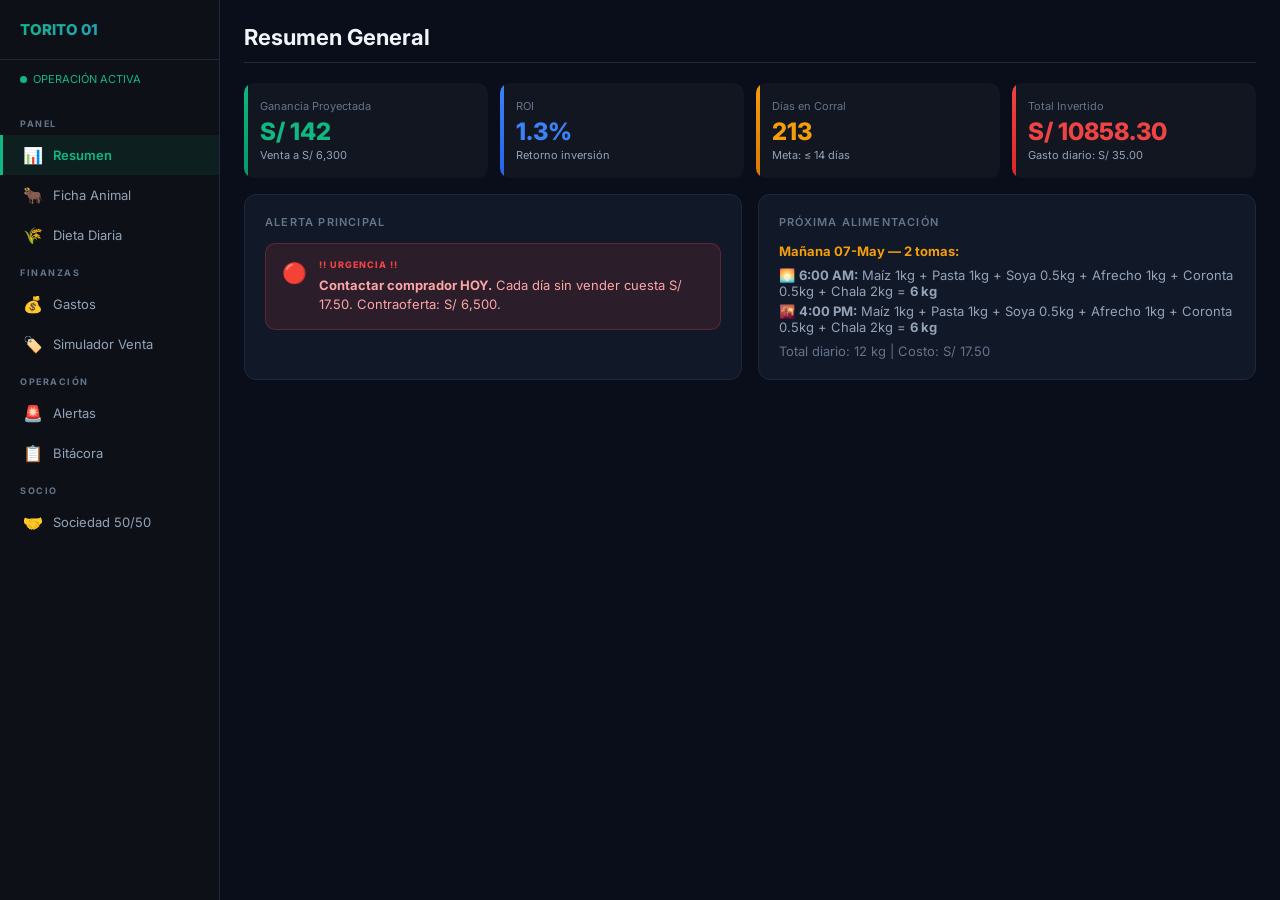
<file: index.html>
<!DOCTYPE html>
<html lang="es">
<head>
<meta charset="UTF-8">
<meta name="viewport" content="width=device-width, initial-scale=1.0">
<title>Operación Torito 01</title>
<link href="https://fonts.googleapis.com/css2?family=Inter:wght@300;400;500;600;700;800&display=swap" rel="stylesheet">
<link rel="stylesheet" href="styles.css">
</head>
<body>

<div class="mobile-header">
    <button class="menu-toggle" onclick="toggleMenu()">☰</button>
    <div class="sidebar-logo" style="margin-bottom:0; border:none; padding:0">TORITO 01</div>
</div>

<div class="sidebar" id="sidebar">
    <div class="sidebar-logo">TORITO 01</div>
    <div class="sidebar-status"><div class="dot"></div>OPERACIÓN ACTIVA</div>
    <div class="nav-section">Panel</div>
    <div class="nav-item active" data-page="resumen" onclick="showPage('resumen')"><span class="nav-icon">📊</span>Resumen</div>
    <div class="nav-item" data-page="animal" onclick="showPage('animal')"><span class="nav-icon">🐂</span>Ficha Animal</div>
    <div class="nav-item" data-page="dieta" onclick="showPage('dieta')"><span class="nav-icon">🌾</span>Dieta Diaria</div>
    <div class="nav-section">Finanzas</div>
    <div class="nav-item" data-page="gastos" onclick="showPage('gastos')"><span class="nav-icon">💰</span>Gastos</div>
    <div class="nav-item" data-page="venta" onclick="showPage('venta')"><span class="nav-icon">🏷️</span>Simulador Venta</div>
    <div class="nav-section">Operación</div>
    <div class="nav-item" data-page="alertas" onclick="showPage('alertas')"><span class="nav-icon">🚨</span>Alertas</div>
    <div class="nav-item" data-page="bitacora" onclick="showPage('bitacora')"><span class="nav-icon">📋</span>Bitácora</div>
    <div class="nav-section">Socio</div>
    <div class="nav-item" data-page="socio" onclick="showPage('socio')"><span class="nav-icon">🤝</span>Sociedad 50/50</div>
</div>

<div class="main">

<!-- ===== RESUMEN ===== -->
<div id="resumen" class="page active">
    <div class="page-title">Resumen General</div>
    <div class="grid-4">
        <div class="kpi g"><div class="kpi-label">Ganancia Proyectada</div><div class="kpi-value" id="kpiGanancia">S/ 1,699</div><div class="kpi-sub">Venta a S/ 6,300</div></div>
        <div class="kpi b"><div class="kpi-label">ROI</div><div class="kpi-value" id="kpiRoi">36.9%</div><div class="kpi-sub">Retorno inversión</div></div>
        <div class="kpi a"><div class="kpi-label">Días en Corral</div><div class="kpi-value" id="kpiDias">1</div><div class="kpi-sub">Meta: ≤ 14 días</div></div>
        <div class="kpi r"><div class="kpi-label">Total Invertido</div><div class="kpi-value" id="kpiInversion">S/ 8,681.30</div><div class="kpi-sub">Gasto diario: S/ 35.00</div></div>
    </div>
    <div class="grid-2" style="margin-top:16px">
        <div class="card">
            <div class="card-title">Alerta Principal</div>
            <div class="alert urg"><div class="alert-icon">🔴</div><div><div class="alert-tag">!! URGENCIA !!</div><strong>Contactar comprador HOY.</strong> Cada día sin vender cuesta S/ 17.50. Contraoferta: S/ 6,500.</div></div>
        </div>
        <div class="card">
            <div class="card-title">Próxima Alimentación</div>
            <div style="font-size:13px;color:var(--text2)">
                <p><strong style="color:var(--amber)">Mañana 07-May — 2 tomas:</strong></p>
                <p style="margin-top:8px">🌅 <strong>6:00 AM:</strong> Maíz 1kg + Pasta 1kg + Soya 0.5kg + Afrecho 1kg + Coronta 0.5kg + Chala 2kg = <strong>6 kg</strong></p>
                <p style="margin-top:4px">🌇 <strong>4:00 PM:</strong> Maíz 1kg + Pasta 1kg + Soya 0.5kg + Afrecho 1kg + Coronta 0.5kg + Chala 2kg = <strong>6 kg</strong></p>
                <p style="margin-top:8px;color:var(--muted)">Total diario: 12 kg | Costo: S/ 17.50</p>
            </div>
        </div>
    </div>
</div>

<!-- ===== FICHA ANIMAL ===== -->
<div id="animal" class="page">
    <div class="page-title">Ficha de los Animales</div>
    
    <!-- LOTE 01: EL LÍDER -->
    <div class="card" style="margin-bottom:24px; border-top:4px solid var(--green)">
        <div class="card-title" style="color:var(--green)">LOTE 01: Torete Líder (Holstein Rojo)</div>
        <div class="animal-grid">
            <div>
                <img src="frame_q1.jpg" class="animal-photo" onclick="openModal(this.src)">
            </div>
            <div>
                <div class="spec-grid">
                    <div class="spec"><div class="spec-label">Raza</div><div class="spec-value">Holstein Rojo × Criollo</div></div>
                    <div class="spec"><div class="spec-label">Edad</div><div class="spec-value">18-20 meses</div></div>
                    <div class="spec"><div class="spec-label">Peso Est.</div><div class="spec-value">320 kg</div></div>
                    <div class="spec"><div class="spec-label">Estado</div><div class="spec-value">Engorde Avanzado</div></div>
                </div>
                <div style="margin-top:12px; font-size:13px; color:var(--text2)">
                    <p>• Pelaje colorado intenso con manchas blancas.</p>
                    <p>• Animal dócil, adaptado 100% al corral y dieta.</p>
                </div>
            </div>
        </div>
    </div>

    <!-- LOTE 02: LOS NUEVOS -->
    <div class="card" style="border-top:4px solid var(--amber)">
        <div class="card-title" style="color:var(--amber)">LOTE 02: 3 Toritos Flacos (Nuevos Ingresos)</div>
        <div class="animal-grid">
            <div>
                <img src="lote02_1.jpg" class="animal-photo" onclick="openModal(this.src)">
            </div>
            <div>
                <div class="spec-grid">
                    <div class="spec"><div class="spec-label">Cantidad</div><div class="spec-value">3 Unidades</div></div>
                    <div class="spec"><div class="spec-label">Raza</div><div class="spec-value">Holstein Colorado/Negro</div></div>
                    <div class="spec"><div class="spec-label">Peso Prom.</div><div class="spec-value">260 kg c/u</div></div>
                    <div class="spec"><div class="spec-label">Condición</div><div class="spec-value">2.0 - 2.5 (Flacos)</div></div>
                </div>
                <div style="margin-top:12px; font-size:13px; color:var(--text2)">
                    <p>• Comprados el 07-May para optimizar la rotación.</p>
                    <p>• Requieren desparasitación y dieta de inicio para ganar volumen rápido.</p>
                    <p>• Identificados en videos: <em>potencial 03</em>.</p>
                </div>
            </div>
        </div>
    </div>

    <div class="card" style="margin-top:24px; background:rgba(0,0,0,0.2)">
        <div class="card-title">Resumen de Manejo del Corral</div>
        <ul style="font-size:13px;color:var(--text2);padding-left:16px;line-height:2">
            <li><strong>Capacidad actual:</strong> 4 toritos.</li>
            <li><strong>Insumos:</strong> Agua fresca 24/7 (Tanque IBC) y dieta de S/ 35 diarios para el grupo.</li>
            <li><strong>Infraestructura:</strong> Corral rústico de adobe y pallets de madera.</li>
        </ul>
    </div>
</div>

<!-- ===== DIETA ===== -->
<div id="dieta" class="page">
    <div class="page-title">Plan de Alimentación Diaria</div>
    <div class="card">
        <div class="card-title">Dieta Optimizada A — 12 kg/día (2 tomas)</div>
        <div class="feed-schedule">
            <div class="feed-time">
                <div class="feed-time-label">🌅 MAÑANA — 6:00 AM (6 kg)</div>
                <div class="feed-item"><span>Maíz Molido (Polvillo)</span><span class="feed-kg">1.0 kg</span></div>
                <div class="feed-item"><span>Pasta (Concentrado)</span><span class="feed-kg">1.0 kg</span></div>
                <div class="feed-item"><span>Soya</span><span class="feed-kg">0.5 kg</span></div>
                <div class="feed-item"><span>Afrecho</span><span class="feed-kg">1.0 kg</span></div>
                <div class="feed-item"><span>Coronta Molida</span><span class="feed-kg">0.5 kg</span></div>
                <div class="feed-item"><span>Chala (Forraje)</span><span class="feed-kg">2.0 kg</span></div>
            </div>
            <div class="feed-time">
                <div class="feed-time-label">🌇 TARDE — 4:00 PM (6 kg)</div>
                <div class="feed-item"><span>Maíz Molido (Polvillo)</span><span class="feed-kg">1.0 kg</span></div>
                <div class="feed-item"><span>Pasta (Concentrado)</span><span class="feed-kg">1.0 kg</span></div>
                <div class="feed-item"><span>Soya</span><span class="feed-kg">0.5 kg</span></div>
                <div class="feed-item"><span>Afrecho</span><span class="feed-kg">1.0 kg</span></div>
                <div class="feed-item"><span>Coronta Molida</span><span class="feed-kg">0.5 kg</span></div>
                <div class="feed-item"><span>Chala (Forraje)</span><span class="feed-kg">2.0 kg</span></div>
            </div>
        </div>
    </div>
    <div class="grid-2">
        <div class="card">
            <div class="card-title">Composición Nutricional</div>
            <table>
                <tr><th>Insumo</th><th>Kg/día</th><th>Precio/kg</th><th style="text-align:right">Costo/día</th></tr>
                <tr><td>Maíz Molido</td><td>2.0</td><td>S/ 1.90</td><td class="amt">S/ 3.80</td></tr>
                <tr><td>Pasta (Concentrado)</td><td>2.0</td><td>S/ 2.20*</td><td class="amt">S/ 4.40</td></tr>
                <tr><td>Soya</td><td>1.0</td><td>S/ 3.50*</td><td class="amt">S/ 3.50</td></tr>
                <tr><td>Afrecho</td><td>2.0</td><td>S/ 1.70</td><td class="amt">S/ 3.40</td></tr>
                <tr><td>Coronta Molida</td><td>1.0</td><td>S/ 0.80*</td><td class="amt">S/ 0.80</td></tr>
                <tr><td>Chala (Forraje)</td><td>4.0</td><td>S/ 0.40*</td><td class="amt">S/ 1.60</td></tr>
                <tr class="tfoot-row"><td colspan="3" class="total" style="text-align:right"><strong>TOTAL DIARIO</strong></td><td class="amt total" style="color:var(--text)"><strong>S/ 17.50</strong></td></tr>
            </table>
            <p style="font-size:11px;color:var(--muted);margin-top:10px">(*) Precios estimados — confirmar con proveedor</p>
        </div>
        <div class="card">
            <div class="card-title">Notas Importantes</div>
            <div class="alert warn"><div class="alert-icon">🟡</div><div><div class="alert-tag">ALERTA</div><strong>La Soya (1 kg/día) NO se recorta.</strong> Es el único insumo que genera músculo. Sin ella el animal solo se "infla" con fibra.</div></div>
            <div class="alert info"><div class="alert-icon">🔵</div><div><div class="alert-tag">INFO</div><strong>Agua fresca disponible 24/7.</strong> Un torete de 300 kg necesita 30-40 litros de agua al día. Verificar tanque IBC.</div></div>
            <div class="alert ok"><div class="alert-icon">🟢</div><div><div class="alert-tag">AHORRO</div>Esta dieta ahorra <strong>S/ 96/mes</strong> vs. la receta original de 15 kg/día, manteniendo la misma calidad nutricional.</div></div>
        </div>
    </div>
</div>

<!-- ===== GASTOS ===== -->
<div id="gastos" class="page">
    <div class="page-title">Control de Gastos</div>
    <div class="card">
        <div class="card-title">Gastos por Categoría</div>
        <div style="display:grid;grid-template-columns:repeat(5,1fr);gap:10px">
            <div class="kpi r"><div class="kpi-label">Compra</div><div class="kpi-value" id="catCompra" style="font-size:18px">S/ 7,500.00</div></div>
            <div class="kpi a"><div class="kpi-label">Transporte</div><div class="kpi-value" id="catTransporte" style="font-size:18px">S/ 150.00</div></div>
            <div class="kpi b"><div class="kpi-label">Alimentación</div><div class="kpi-value" id="catAlimentacion" style="font-size:18px">S/ 993.80</div></div>
            <div class="kpi g"><div class="kpi-label">Medicinas</div><div class="kpi-value" id="catMedicina" style="font-size:18px">S/ 0.00</div></div>
            <div class="kpi a"><div class="kpi-label">Otros</div><div class="kpi-value" id="catOtro" style="font-size:18px">S/ 37.50</div></div>
        </div>
    </div>
    <div class="card">
        <div class="card-title">Detalle de Gastos</div>
        <table>
            <thead><tr><th>Fecha</th><th>Concepto</th><th>Detalle</th><th style="text-align:right">Monto</th></tr></thead>
            <tbody id="expensesBody"></tbody>
            <tfoot><tr class="tfoot-row"><td colspan="3" class="total" style="text-align:right"><strong>TOTAL INVERTIDO</strong></td><td class="amt total" id="totalInvertido" style="font-size:16px;color:var(--text)">S/ 8,681.30</td></tr></tfoot>
        </table>
        <div class="add-form" style="grid-template-columns: 100px 1fr 1fr 100px 100px 100px; gap:8px">
            <div><label>Fecha</label><input type="text" id="addFecha" placeholder="9/5/26"></div>
            <div><label>Concepto</label><input type="text" id="addConcepto" placeholder="Ej: Soga"></div>
            <div><label>Detalle</label><input type="text" id="addDetalle" placeholder="Ej: Lasar"></div>
            <div><label>Monto (S/)</label><input type="number" id="addMonto" placeholder="0.00"></div>
            <div><label>Tipo</label><select id="addTipo"><option value="alimentacion">Alimentación</option><option value="medicina">Medicina</option><option value="transporte">Transporte</option><option value="otro">Otro</option></select></div>
            <div><label>&nbsp;</label><button class="btn btn-green" onclick="agregarGasto()">+ Agregar</button></div>
        </div>
    </div>
</div>

<!-- ===== SIMULADOR VENTA ===== -->
<div id="venta" class="page">
    <div class="page-title">Simulador de Venta</div>
    <div class="card">
        <div class="card-title">Calcula tu Ganancia</div>
        <div class="sim-grid">
            <div class="sim-group"><label>Precio de Venta (S/)</label><input type="number" id="precioVenta" value="6300" oninput="calcularVenta()"></div>
            <div class="sim-group"><label>Días Extra en Corral</label><input type="number" id="diasExtra" value="0" oninput="calcularVenta()"></div>
            <div class="sim-group"><label>Gastos Extra (S/)</label><input type="number" id="gastosExtra" value="0" oninput="calcularVenta()"></div>
            <div class="result-box" id="resultBox"><div class="result-label">Ganancia Neta</div><div class="result-value" id="resultGanancia">S/ 1,699.20</div><div class="result-roi" id="resultRoi">ROI: 36.9%</div></div>
        </div>
    </div>
    <div class="card">
        <div class="card-title">Escenarios de Salida</div>
        <table>
            <tr><th>Escenario</th><th>Venta</th><th>Gasto Alim.</th><th style="text-align:right">Ganancia</th><th style="text-align:right">ROI</th></tr>
            <tr><td class="total">Vender esta semana</td><td>S/ 6,300</td><td>~S/ 122</td><td class="amt" style="color:var(--green)">S/ 1,577</td><td class="amt" style="color:var(--green)">34%</td></tr>
            <tr><td>Contraoferta aceptada</td><td>S/ 6,500</td><td>~S/ 122</td><td class="amt" style="color:var(--green)">S/ 1,777</td><td class="amt" style="color:var(--green)">38%</td></tr>
            <tr><td>Venta en 2 semanas</td><td>S/ 6,300</td><td>~S/ 245</td><td class="amt" style="color:var(--amber)">S/ 1,454</td><td class="amt" style="color:var(--amber)">31%</td></tr>
            <tr><td>Engorde 1 mes</td><td>S/ 6,500</td><td>~S/ 525</td><td class="amt" style="color:var(--red)">S/ 1,374</td><td class="amt" style="color:var(--red)">28%</td></tr>
        </table>
    </div>
</div>

<!-- ===== ALERTAS ===== -->
<div id="alertas" class="page">
    <div class="page-title">Alertas y Recomendaciones</div>
    <div class="alert urg"><div class="alert-icon">🔴</div><div><div class="alert-tag">!! URGENCIA !!</div><strong>Contactar comprador HOY.</strong> Cada día sin vender cuesta S/ 17.50. Contraoferta: S/ 6,500. Si rechaza, cerrar en S/ 6,300 sin dudar.</div></div>
    <div class="alert urg"><div class="alert-icon">🔴</div><div><div class="alert-tag">!! URGENCIA !!</div><strong>Pesar al animal en báscula.</strong> El peso de ~300 kg es visual (±15% error). El precio justo de venta depende del peso real verificado.</div></div>
    <div class="alert warn"><div class="alert-icon">🟡</div><div><div class="alert-tag">!! ALERTA !!</div><strong>Confirmar precios de insumos.</strong> Soya (S/3.50), Pasta (S/2.20), Coronta (S/0.80) y Chala (S/0.40) son estimados. Verificar con proveedor local para ajustar costos reales.</div></div>
    <div class="alert warn"><div class="alert-icon">🟡</div><div><div class="alert-tag">!! ALERTA !!</div><strong>Dieta al 66% fibra.</strong> La receta original tiene demasiado relleno. Usar Dieta Optimizada A (12 kg/día) para mejor relación energía/fibra al 42%/58%.</div></div>
    <div class="alert info"><div class="alert-icon">🔵</div><div><div class="alert-tag">RECOMENDACIÓN</div><strong>Soya 1 kg/día NO se recorta jamás.</strong> Es el único insumo que garantiza desarrollo muscular. Sin ella, el animal solo se "infla" con fibra sin ganar carne.</div></div>
    <div class="alert info"><div class="alert-icon">🔵</div><div><div class="alert-tag">ESTRATEGIA</div><strong>Rotación > Engorde.</strong> 3 operaciones rápidas = S/ 5,100 de ganancia vs. 1 engorde de 3 meses = S/ 430. La ganancia está en la velocidad de rotación del capital.</div></div>
    <div class="alert ok"><div class="alert-icon">🟢</div><div><div class="alert-tag">POSITIVO</div><strong>Animal en buena condición.</strong> Dócil, sin signos de enfermedad. Condición corporal adecuada para venta inmediata.</div></div>
    <div class="alert ok"><div class="alert-icon">🟢</div><div><div class="alert-tag">POSITIVO</div><strong>Comprador identificado.</strong> Existe demanda real a S/ 6,300. El mercado de Ica cotiza a ~S/ 15/kg vivo, muy por encima del promedio nacional.</div></div>
</div>

<!-- ===== BITÁCORA ===== -->
<div id="bitacora" class="page">
    <div class="page-title">Bitácora de la Operación</div>
    <div class="card">
        <div class="card-title">Línea de Tiempo</div>
        <div class="timeline" id="timelineList">
            <!-- Se genera automáticamente con JS -->
        </div>
    </div>
</div>

<!-- ===== SOCIEDAD 50/50 ===== -->
<div id="socio" class="page">
    <div class="page-title">Panel del Socio (50/50)</div>
    
    <div class="grid-2">
        <div class="card" style="border-top: 4px solid var(--purple)">
            <div class="card-title">Propuesta de Inversión</div>
            <div style="font-size:13px; color:var(--text2); line-height:1.6">
                <p>• <strong>Objetivo:</strong> Engorde y rotación rápida de ganado vacuno en Ica.</p>
                <p>• <strong>Modelo:</strong> Repartición neta de utilidades al 50% para cada socio.</p>
                <p>• <strong>Transparencia:</strong> Todos los gastos de compra, flete y alimentación se descuentan del ingreso bruto antes de la repartición.</p>
            </div>
        </div>
        <div class="card" style="border-top: 4px solid var(--blue)">
            <div class="card-title">Resumen de Liquidación Proyectada</div>
            <div class="grid-2" style="gap:10px">
                <div class="kpi b"><div class="kpi-label">Ingreso Bruto Est.</div><div class="kpi-value" style="font-size:20px">S/ 11,000</div></div>
                <div class="kpi r"><div class="kpi-label">Inversión Total</div><div class="kpi-value" id="socioInversion" style="font-size:20px">S/ --</div></div>
            </div>
            <div class="kpi g" style="margin-top:10px">
                <div class="kpi-label">Utilidad Neta Total</div>
                <div class="kpi-value" id="socioUtilidad">S/ --</div>
            </div>
        </div>
    </div>

    <div class="grid-2" style="margin-top:16px">
        <div class="card">
            <div class="card-title">Proyección de Ventas (Precios Acordados)</div>
            <table>
                <tr><th>Producto</th><th>Cantidad</th><th>Precio Un.</th><th style="text-align:right">Subtotal</th></tr>
                <tr><td>Toro Grande (Lote 01)</td><td>1</td><td>S/ 6,500</td><td class="amt" style="color:var(--text)">S/ 6,500</td></tr>
                <tr><td>Toritos Flacos (Lote 02)</td><td>3</td><td>S/ 1,500</td><td class="amt" style="color:var(--text)">S/ 4,500</td></tr>
                <tr class="tfoot-row"><td colspan="3" class="total"><strong>TOTAL BRUTO</strong></td><td class="amt total" style="color:var(--blue)"><strong>S/ 11,000</strong></td></tr>
            </table>
        </div>
        <div class="card">
            <div class="card-title">Repartición por Socio (Neto)</div>
            <div style="padding: 20px; background: rgba(139, 92, 246, 0.1); border-radius: 12px; border: 1px dashed var(--purple); text-align: center;">
                <div style="font-size:12px; color:var(--muted); text-transform:uppercase; letter-spacing:1px">Cada Socio Recibe</div>
                <div id="socioPagoCadaUno" style="font-size:32px; font-weight:800; color:var(--purple); margin: 10px 0;">S/ --</div>
                <div style="font-size:11px; color:var(--text2)">Cálculo: (Venta Bruta - Gastos Totales) / 2</div>
            </div>
            <div id="balanceGlobal" style="margin-top:16px; font-size:12px; text-align:center">
                <!-- Se llena con JS -->
            </div>
        </div>
    </div>

    <div class="grid-2" style="margin-top:16px">
        <div class="card" style="border-top: 4px solid var(--amber)">
            <div class="card-title">Aportes y Fondo de Reserva</div>
            <table style="margin-bottom:12px">
                <tr><td>Inversión Actual Ejecutada</td><td class="amt" id="socioInvEjecutada">S/ --</td></tr>
                <tr><td>Fondo Reserva (1 Mes Alimento)</td><td class="amt" id="socioFondoReserva">S/ 1,050</td></tr>
                <tr class="tfoot-row"><td class="total">Total a Fondear</td><td class="amt total" id="socioTotalFondear" style="color:var(--amber)">S/ --</td></tr>
            </table>
            <div style="padding: 12px; background: rgba(245, 158, 11, 0.05); border-radius: 8px; border: 1px solid rgba(245, 158, 11, 0.2);">
                <div style="display:flex; justify-content:space-between; font-size:14px; font-weight:700">
                    <span>Aporte por Socio (50%)</span>
                    <span id="socioAporteCadaUno" style="color:var(--amber)">S/ --</span>
                </div>
                <p style="font-size:10px; color:var(--muted); margin-top:4px">* Incluye S/ 525 de reserva para alimento por socio.</p>
            </div>
        </div>
        <div class="card">
            <div class="card-title">Historial de Gastos Compartidos</div>
            <div id="socioListaGastos" style="max-height:150px; overflow-y:auto; font-size:12px; color:var(--text2)">
                <!-- Se llena con JS -->
            </div>
        </div>
    </div>

    <div class="grid-2" style="margin-top:16px">
        <div class="card" style="border-top: 4px solid var(--green)">
            <div class="card-title">Registro de Aportes Reales</div>
            <div class="add-form" style="grid-template-columns: 1fr 1fr 100px; gap:8px">
                <div><label>Socio</label><select id="aporteSocio"><option value="Socio A">Socio A (Tú)</option><option value="Socio B">Socio B (Socio)</option></select></div>
                <div><label>Monto (S/)</label><input type="number" id="aporteMonto" placeholder="0.00"></div>
                <div><label>&nbsp;</label><button class="btn btn-green" onclick="registrarAporte()">+ Registrar</button></div>
            </div>
            <div style="margin-top:16px">
                <div class="spec-grid" style="grid-template-columns: 1fr 1fr;">
                    <div class="spec" id="cardSocioA">
                        <div class="spec-label">Total Socio A</div>
                        <div class="spec-value" id="totalAporteA">S/ 0.00</div>
                        <div id="statusSocioA" style="font-size:10px; margin-top:4px"></div>
                    </div>
                    <div class="spec" id="cardSocioB">
                        <div class="spec-label">Total Socio B</div>
                        <div class="spec-value" id="totalAporteB">S/ 0.00</div>
                        <div id="statusSocioB" style="font-size:10px; margin-top:4px"></div>
                    </div>
                </div>
            </div>
        </div>
        <div class="card">
            <div class="card-title">Historial de Aportes</div>
            <div id="socioListaAportes" style="max-height:150px; overflow-y:auto; font-size:12px; color:var(--text2)">
                <!-- Se llena con JS -->
            </div>
        </div>
    </div>

    <div class="card" style="margin-top:16px">
        <div class="card-title">Avance de la Operación</div>
        <div class="alert info"><div class="alert-icon">📈</div><div><strong>Estado actual:</strong> 4 animales en corral. El Lote 01 está listo para salida. El Lote 02 ha iniciado su etapa de recuperación y engorde de bajo costo.</div></div>
    </div>
</div>

</div>

<!-- MODAL GLOBO -->
<div id="imageModal" class="modal" onclick="this.style.display='none'">
    <div class="modal-content">
        <img id="imgFull">
    </div>
</div>

<script src="app.js"></script>
<script>
function openModal(src) {
    const modal = document.getElementById('imageModal');
    const modalImg = document.getElementById('imgFull');
    modal.style.display = "flex";
    modalImg.src = src;
}
</script>
</body>
</html>
</file>
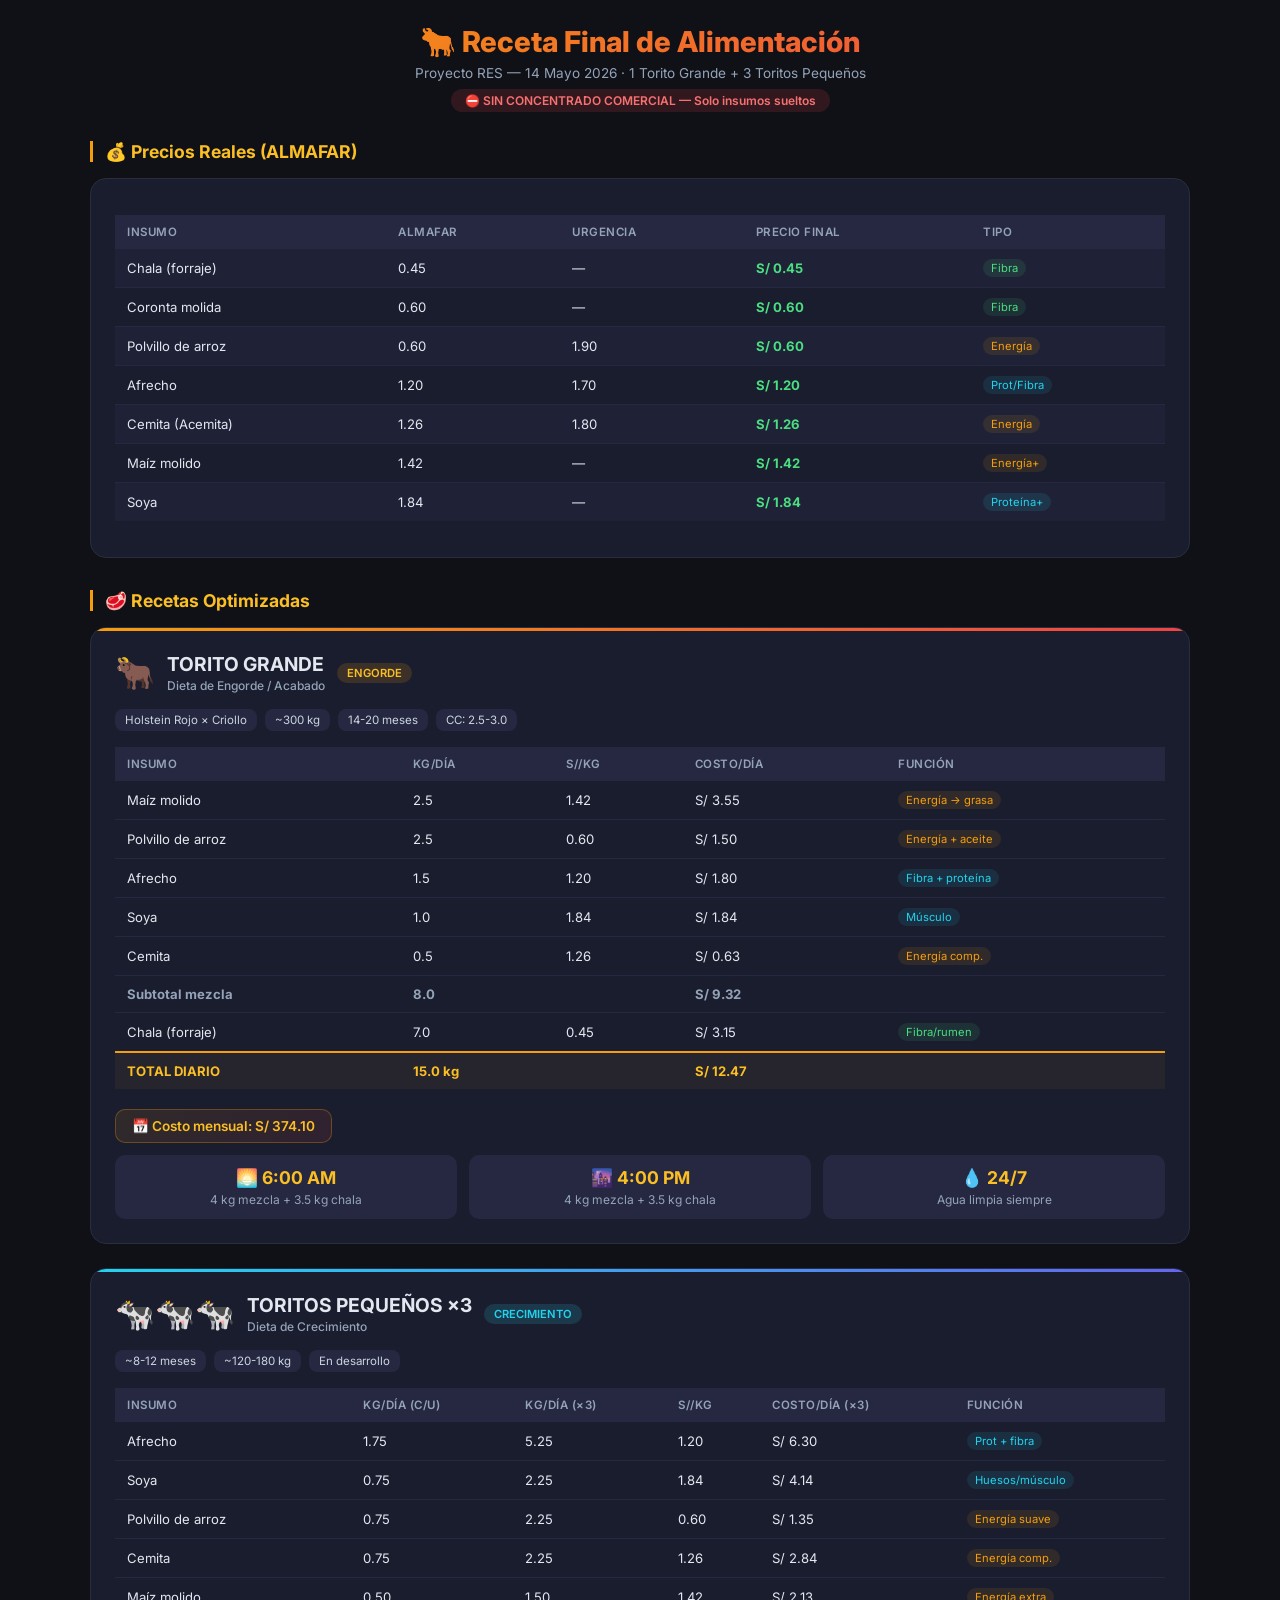
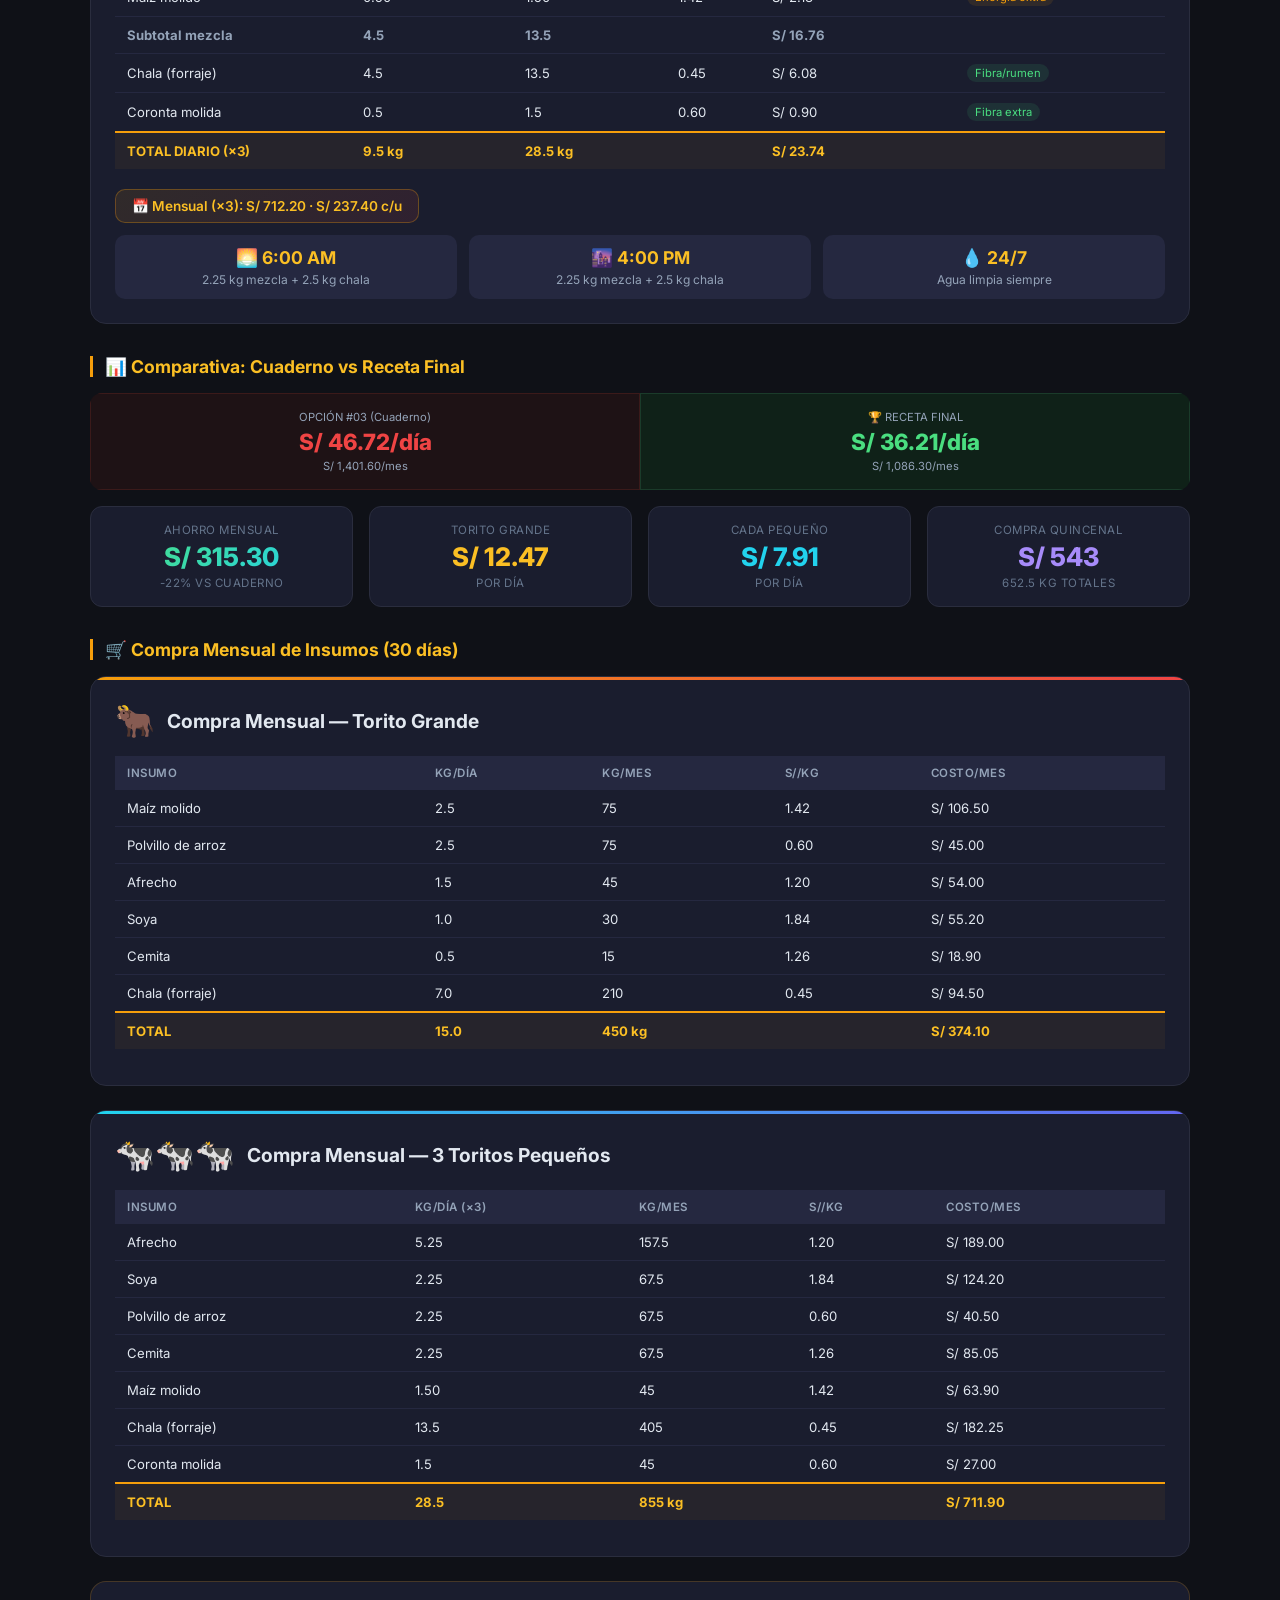
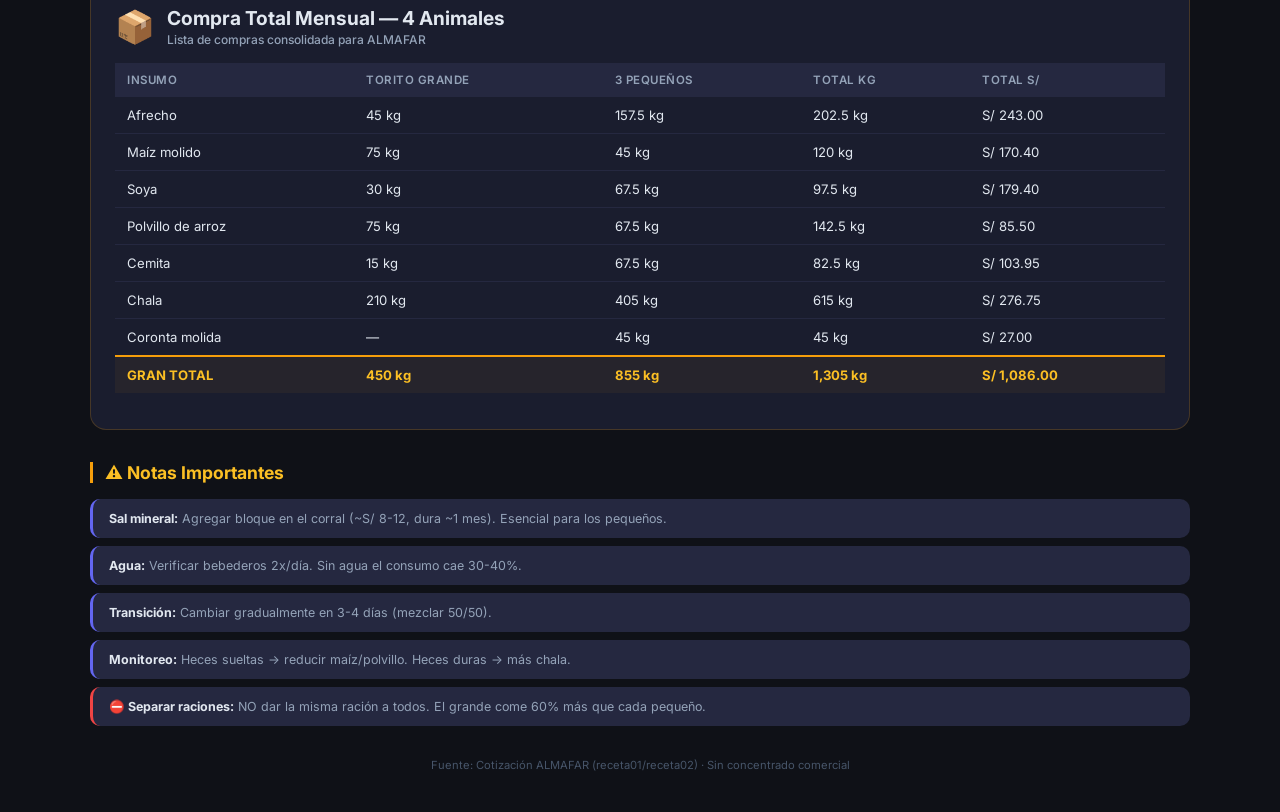
<file: alimento/index.html>
<!DOCTYPE html>
<html lang="es">
<head>
<meta charset="UTF-8">
<meta name="viewport" content="width=device-width, initial-scale=1.0">
<title>Receta Final — Proyecto RES</title>
<link href="https://fonts.googleapis.com/css2?family=Inter:wght@400;500;600;700;800&display=swap" rel="stylesheet">
<style>
*{margin:0;padding:0;box-sizing:border-box}
body{font-family:'Inter',sans-serif;background:#0f1117;color:#e2e8f0;min-height:100vh;padding:24px}
.container{max-width:1100px;margin:0 auto}
h1{font-size:1.8rem;font-weight:800;text-align:center;margin-bottom:6px;background:linear-gradient(135deg,#f59e0b,#ef4444);-webkit-background-clip:text;-webkit-text-fill-color:transparent}
.subtitle{text-align:center;color:#94a3b8;font-size:.85rem;margin-bottom:8px}
.no-conc{text-align:center;margin-bottom:28px}
.no-conc span{background:rgba(239,68,68,.15);color:#f87171;padding:4px 14px;border-radius:20px;font-size:.75rem;font-weight:600}
.section-title{font-size:1.1rem;font-weight:700;margin:32px 0 16px;padding-left:12px;border-left:3px solid #f59e0b;color:#fbbf24}
.card{background:#1a1d2e;border-radius:16px;padding:24px;margin-bottom:24px;border:1px solid #2a2d3e;position:relative;overflow:hidden}
.card::before{content:'';position:absolute;top:0;left:0;right:0;height:3px}
.card.grande::before{background:linear-gradient(90deg,#f59e0b,#ef4444)}
.card.peque::before{background:linear-gradient(90deg,#22d3ee,#6366f1)}
.card-header{display:flex;align-items:center;gap:12px;margin-bottom:16px;flex-wrap:wrap}
.card-header .icon{font-size:2rem}
.card-header h2{font-size:1.2rem;font-weight:700}
.card-header h2 span{font-size:.75rem;font-weight:500;color:#94a3b8;display:block;margin-top:2px}
.badge{display:inline-block;padding:3px 10px;border-radius:20px;font-size:.7rem;font-weight:600}
.badge.engorde{background:rgba(245,158,11,.15);color:#fbbf24}
.badge.crece{background:rgba(34,211,238,.15);color:#22d3ee}
.tags{display:flex;gap:8px;flex-wrap:wrap;margin-bottom:16px}
.tag{background:#252840;padding:4px 10px;border-radius:8px;font-size:.72rem;color:#cbd5e1}
table{width:100%;border-collapse:collapse;margin:12px 0;font-size:.82rem}
th{background:#252840;color:#94a3b8;font-weight:600;text-align:left;padding:10px 12px;font-size:.72rem;text-transform:uppercase;letter-spacing:.5px}
td{padding:10px 12px;border-bottom:1px solid #252840}
tr:last-child td{border-bottom:none}
tr.total-row td{font-weight:700;color:#fbbf24;border-top:2px solid #f59e0b;background:rgba(245,158,11,.05)}
tr.sub-row td{font-weight:600;color:#94a3b8;border-top:1px dashed #3a3d4e}
.func{font-size:.7rem;padding:2px 8px;border-radius:10px;display:inline-block}
.func.energy{color:#f59e0b;background:rgba(245,158,11,.1)}
.func.protein{color:#22d3ee;background:rgba(34,211,238,.1)}
.func.fiber{color:#4ade80;background:rgba(74,222,128,.1)}
.horario{display:grid;grid-template-columns:repeat(auto-fit,minmax(200px,1fr));gap:12px;margin-top:12px}
.horario-item{background:#252840;border-radius:10px;padding:12px;text-align:center}
.horario-item .time{font-size:1.1rem;font-weight:700;color:#fbbf24}
.horario-item p{font-size:.75rem;color:#94a3b8;margin-top:4px}
.cost-box{display:inline-block;background:linear-gradient(135deg,rgba(245,158,11,.1),rgba(239,68,68,.1));border:1px solid rgba(245,158,11,.3);border-radius:10px;padding:8px 16px;margin-top:8px;font-size:.85rem;font-weight:600;color:#fbbf24}
.summary-grid{display:grid;grid-template-columns:repeat(auto-fit,minmax(220px,1fr));gap:16px;margin:16px 0}
.summary-card{background:#1a1d2e;border-radius:12px;padding:16px;border:1px solid #2a2d3e;text-align:center}
.summary-card .val{font-size:1.6rem;font-weight:800;margin:4px 0}
.summary-card .val.save{background:linear-gradient(135deg,#4ade80,#22d3ee);-webkit-background-clip:text;-webkit-text-fill-color:transparent}
.summary-card .label{font-size:.72rem;color:#64748b;text-transform:uppercase;letter-spacing:.5px}
.compare{display:grid;grid-template-columns:1fr 1fr;gap:0;border-radius:12px;overflow:hidden;margin:16px 0}
.compare .old,.compare .new{padding:16px;text-align:center}
.compare .old{background:#1e1215;border:1px solid #3b1a1a}
.compare .new{background:#0f2118;border:1px solid #1a3b2a}
.compare .val{font-size:1.4rem;font-weight:800}
.compare .old .val{color:#ef4444}
.compare .new .val{color:#4ade80}
.compare .label{font-size:.7rem;color:#94a3b8;margin-bottom:4px}
.note{background:#252840;border-radius:10px;padding:12px 16px;margin:8px 0;font-size:.78rem;color:#94a3b8;border-left:3px solid #6366f1}
.note b{color:#e2e8f0}
.prices-table tr:nth-child(even){background:#1f2237}
.prices-table .best{color:#4ade80;font-weight:700}
@media(max-width:600px){body{padding:12px}h1{font-size:1.3rem}.card{padding:16px}table{font-size:.75rem}th,td{padding:8px 6px}}
</style>
</head>
<body>
<div class="container">
<h1>🐂 Receta Final de Alimentación</h1>
<p class="subtitle">Proyecto RES — 14 Mayo 2026 · 1 Torito Grande + 3 Toritos Pequeños</p>
<div class="no-conc"><span>⛔ SIN CONCENTRADO COMERCIAL — Solo insumos sueltos</span></div>

<!-- PRECIOS -->
<div class="section-title">💰 Precios Reales (ALMAFAR)</div>
<div class="card">
<table class="prices-table">
<tr><th>Insumo</th><th>ALMAFAR</th><th>Urgencia</th><th>Precio Final</th><th>Tipo</th></tr>
<tr><td>Chala (forraje)</td><td>0.45</td><td>—</td><td class="best">S/ 0.45</td><td><span class="func fiber">Fibra</span></td></tr>
<tr><td>Coronta molida</td><td>0.60</td><td>—</td><td class="best">S/ 0.60</td><td><span class="func fiber">Fibra</span></td></tr>
<tr><td>Polvillo de arroz</td><td>0.60</td><td>1.90</td><td class="best">S/ 0.60</td><td><span class="func energy">Energía</span></td></tr>
<tr><td>Afrecho</td><td>1.20</td><td>1.70</td><td class="best">S/ 1.20</td><td><span class="func protein">Prot/Fibra</span></td></tr>
<tr><td>Cemita (Acemita)</td><td>1.26</td><td>1.80</td><td class="best">S/ 1.26</td><td><span class="func energy">Energía</span></td></tr>
<tr><td>Maíz molido</td><td>1.42</td><td>—</td><td class="best">S/ 1.42</td><td><span class="func energy">Energía+</span></td></tr>
<tr><td>Soya</td><td>1.84</td><td>—</td><td class="best">S/ 1.84</td><td><span class="func protein">Proteína+</span></td></tr>
</table>
</div>

<!-- TORITO GRANDE -->
<div class="section-title">🥩 Recetas Optimizadas</div>
<div class="card grande">
<div class="card-header">
<div class="icon">🐂</div>
<h2>TORITO GRANDE <span>Dieta de Engorde / Acabado</span></h2>
<span class="badge engorde">ENGORDE</span>
</div>
<div class="tags">
<span class="tag">Holstein Rojo × Criollo</span>
<span class="tag">~300 kg</span>
<span class="tag">14-20 meses</span>
<span class="tag">CC: 2.5-3.0</span>
</div>
<table>
<tr><th>Insumo</th><th>Kg/día</th><th>S//kg</th><th>Costo/día</th><th>Función</th></tr>
<tr><td>Maíz molido</td><td>2.5</td><td>1.42</td><td>S/ 3.55</td><td><span class="func energy">Energía → grasa</span></td></tr>
<tr><td>Polvillo de arroz</td><td>2.5</td><td>0.60</td><td>S/ 1.50</td><td><span class="func energy">Energía + aceite</span></td></tr>
<tr><td>Afrecho</td><td>1.5</td><td>1.20</td><td>S/ 1.80</td><td><span class="func protein">Fibra + proteína</span></td></tr>
<tr><td>Soya</td><td>1.0</td><td>1.84</td><td>S/ 1.84</td><td><span class="func protein">Músculo</span></td></tr>
<tr><td>Cemita</td><td>0.5</td><td>1.26</td><td>S/ 0.63</td><td><span class="func energy">Energía comp.</span></td></tr>
<tr class="sub-row"><td><b>Subtotal mezcla</b></td><td><b>8.0</b></td><td></td><td><b>S/ 9.32</b></td><td></td></tr>
<tr><td>Chala (forraje)</td><td>7.0</td><td>0.45</td><td>S/ 3.15</td><td><span class="func fiber">Fibra/rumen</span></td></tr>
<tr class="total-row"><td>TOTAL DIARIO</td><td>15.0 kg</td><td></td><td>S/ 12.47</td><td></td></tr>
</table>
<div class="cost-box">📅 Costo mensual: S/ 374.10</div>
<div class="horario">
<div class="horario-item"><div class="time">🌅 6:00 AM</div><p>4 kg mezcla + 3.5 kg chala</p></div>
<div class="horario-item"><div class="time">🌆 4:00 PM</div><p>4 kg mezcla + 3.5 kg chala</p></div>
<div class="horario-item"><div class="time">💧 24/7</div><p>Agua limpia siempre</p></div>
</div>
</div>

<!-- TORITOS PEQUEÑOS -->
<div class="card peque">
<div class="card-header">
<div class="icon">🐄🐄🐄</div>
<h2>TORITOS PEQUEÑOS ×3 <span>Dieta de Crecimiento</span></h2>
<span class="badge crece">CRECIMIENTO</span>
</div>
<div class="tags">
<span class="tag">~8-12 meses</span>
<span class="tag">~120-180 kg</span>
<span class="tag">En desarrollo</span>
</div>
<table>
<tr><th>Insumo</th><th>Kg/día (c/u)</th><th>Kg/día (×3)</th><th>S//kg</th><th>Costo/día (×3)</th><th>Función</th></tr>
<tr><td>Afrecho</td><td>1.75</td><td>5.25</td><td>1.20</td><td>S/ 6.30</td><td><span class="func protein">Prot + fibra</span></td></tr>
<tr><td>Soya</td><td>0.75</td><td>2.25</td><td>1.84</td><td>S/ 4.14</td><td><span class="func protein">Huesos/músculo</span></td></tr>
<tr><td>Polvillo de arroz</td><td>0.75</td><td>2.25</td><td>0.60</td><td>S/ 1.35</td><td><span class="func energy">Energía suave</span></td></tr>
<tr><td>Cemita</td><td>0.75</td><td>2.25</td><td>1.26</td><td>S/ 2.84</td><td><span class="func energy">Energía comp.</span></td></tr>
<tr><td>Maíz molido</td><td>0.50</td><td>1.50</td><td>1.42</td><td>S/ 2.13</td><td><span class="func energy">Energía extra</span></td></tr>
<tr class="sub-row"><td><b>Subtotal mezcla</b></td><td><b>4.5</b></td><td><b>13.5</b></td><td></td><td><b>S/ 16.76</b></td><td></td></tr>
<tr><td>Chala (forraje)</td><td>4.5</td><td>13.5</td><td>0.45</td><td>S/ 6.08</td><td><span class="func fiber">Fibra/rumen</span></td></tr>
<tr><td>Coronta molida</td><td>0.5</td><td>1.5</td><td>0.60</td><td>S/ 0.90</td><td><span class="func fiber">Fibra extra</span></td></tr>
<tr class="total-row"><td>TOTAL DIARIO (×3)</td><td>9.5 kg</td><td>28.5 kg</td><td></td><td>S/ 23.74</td><td></td></tr>
</table>
<div class="cost-box">📅 Mensual (×3): S/ 712.20 · S/ 237.40 c/u</div>
<div class="horario">
<div class="horario-item"><div class="time">🌅 6:00 AM</div><p>2.25 kg mezcla + 2.5 kg chala</p></div>
<div class="horario-item"><div class="time">🌆 4:00 PM</div><p>2.25 kg mezcla + 2.5 kg chala</p></div>
<div class="horario-item"><div class="time">💧 24/7</div><p>Agua limpia siempre</p></div>
</div>
</div>

<!-- COMPARATIVA -->
<div class="section-title">📊 Comparativa: Cuaderno vs Receta Final</div>
<div class="compare">
<div class="old"><div class="label">OPCIÓN #03 (Cuaderno)</div><div class="val">S/ 46.72/día</div><p style="font-size:.7rem;color:#94a3b8;margin-top:4px">S/ 1,401.60/mes</p></div>
<div class="new"><div class="label">🏆 RECETA FINAL</div><div class="val">S/ 36.21/día</div><p style="font-size:.7rem;color:#94a3b8;margin-top:4px">S/ 1,086.30/mes</p></div>
</div>
<div class="summary-grid">
<div class="summary-card"><div class="label">Ahorro Mensual</div><div class="val save">S/ 315.30</div><div class="label">-22% vs cuaderno</div></div>
<div class="summary-card"><div class="label">Torito Grande</div><div class="val" style="color:#fbbf24">S/ 12.47</div><div class="label">por día</div></div>
<div class="summary-card"><div class="label">Cada Pequeño</div><div class="val" style="color:#22d3ee">S/ 7.91</div><div class="label">por día</div></div>
<div class="summary-card"><div class="label">Compra Quincenal</div><div class="val" style="color:#a78bfa">S/ 543</div><div class="label">652.5 kg totales</div></div>
</div>

<!-- COMPRAS MENSUALES DESGLOSADAS -->
<div class="section-title">🛒 Compra Mensual de Insumos (30 días)</div>

<!-- Torito Grande -->
<div class="card grande">
<div class="card-header">
<div class="icon">🐂</div>
<h2>Compra Mensual — Torito Grande</h2>
</div>
<table>
<tr><th>Insumo</th><th>Kg/día</th><th>Kg/mes</th><th>S//kg</th><th>Costo/mes</th></tr>
<tr><td>Maíz molido</td><td>2.5</td><td>75</td><td>1.42</td><td>S/ 106.50</td></tr>
<tr><td>Polvillo de arroz</td><td>2.5</td><td>75</td><td>0.60</td><td>S/ 45.00</td></tr>
<tr><td>Afrecho</td><td>1.5</td><td>45</td><td>1.20</td><td>S/ 54.00</td></tr>
<tr><td>Soya</td><td>1.0</td><td>30</td><td>1.84</td><td>S/ 55.20</td></tr>
<tr><td>Cemita</td><td>0.5</td><td>15</td><td>1.26</td><td>S/ 18.90</td></tr>
<tr><td>Chala (forraje)</td><td>7.0</td><td>210</td><td>0.45</td><td>S/ 94.50</td></tr>
<tr class="total-row"><td>TOTAL</td><td>15.0</td><td>450 kg</td><td></td><td>S/ 374.10</td></tr>
</table>
</div>

<!-- 3 Toritos Pequeños -->
<div class="card peque">
<div class="card-header">
<div class="icon">🐄🐄🐄</div>
<h2>Compra Mensual — 3 Toritos Pequeños</h2>
</div>
<table>
<tr><th>Insumo</th><th>Kg/día (×3)</th><th>Kg/mes</th><th>S//kg</th><th>Costo/mes</th></tr>
<tr><td>Afrecho</td><td>5.25</td><td>157.5</td><td>1.20</td><td>S/ 189.00</td></tr>
<tr><td>Soya</td><td>2.25</td><td>67.5</td><td>1.84</td><td>S/ 124.20</td></tr>
<tr><td>Polvillo de arroz</td><td>2.25</td><td>67.5</td><td>0.60</td><td>S/ 40.50</td></tr>
<tr><td>Cemita</td><td>2.25</td><td>67.5</td><td>1.26</td><td>S/ 85.05</td></tr>
<tr><td>Maíz molido</td><td>1.50</td><td>45</td><td>1.42</td><td>S/ 63.90</td></tr>
<tr><td>Chala (forraje)</td><td>13.5</td><td>405</td><td>0.45</td><td>S/ 182.25</td></tr>
<tr><td>Coronta molida</td><td>1.5</td><td>45</td><td>0.60</td><td>S/ 27.00</td></tr>
<tr class="total-row"><td>TOTAL</td><td>28.5</td><td>855 kg</td><td></td><td>S/ 711.90</td></tr>
</table>
</div>

<!-- TOTAL CONSOLIDADO -->
<div class="card" style="border-color:#f59e0b33">
<div class="card-header">
<div class="icon">📦</div>
<h2>Compra Total Mensual — 4 Animales <span>Lista de compras consolidada para ALMAFAR</span></h2>
</div>
<table>
<tr><th>Insumo</th><th>Torito Grande</th><th>3 Pequeños</th><th>Total Kg</th><th>Total S/</th></tr>
<tr><td>Afrecho</td><td>45 kg</td><td>157.5 kg</td><td>202.5 kg</td><td>S/ 243.00</td></tr>
<tr><td>Maíz molido</td><td>75 kg</td><td>45 kg</td><td>120 kg</td><td>S/ 170.40</td></tr>
<tr><td>Soya</td><td>30 kg</td><td>67.5 kg</td><td>97.5 kg</td><td>S/ 179.40</td></tr>
<tr><td>Polvillo de arroz</td><td>75 kg</td><td>67.5 kg</td><td>142.5 kg</td><td>S/ 85.50</td></tr>
<tr><td>Cemita</td><td>15 kg</td><td>67.5 kg</td><td>82.5 kg</td><td>S/ 103.95</td></tr>
<tr><td>Chala</td><td>210 kg</td><td>405 kg</td><td>615 kg</td><td>S/ 276.75</td></tr>
<tr><td>Coronta molida</td><td>—</td><td>45 kg</td><td>45 kg</td><td>S/ 27.00</td></tr>
<tr class="total-row"><td>GRAN TOTAL</td><td>450 kg</td><td>855 kg</td><td>1,305 kg</td><td>S/ 1,086.00</td></tr>
</table>
</div>

<!-- NOTAS -->
<div class="section-title">⚠️ Notas Importantes</div>
<div class="note"><b>Sal mineral:</b> Agregar bloque en el corral (~S/ 8-12, dura ~1 mes). Esencial para los pequeños.</div>
<div class="note"><b>Agua:</b> Verificar bebederos 2x/día. Sin agua el consumo cae 30-40%.</div>
<div class="note"><b>Transición:</b> Cambiar gradualmente en 3-4 días (mezclar 50/50).</div>
<div class="note"><b>Monitoreo:</b> Heces sueltas → reducir maíz/polvillo. Heces duras → más chala.</div>
<div class="note" style="border-left-color:#ef4444"><b>⛔ Separar raciones:</b> NO dar la misma ración a todos. El grande come 60% más que cada pequeño.</div>

<p style="text-align:center;color:#475569;font-size:.7rem;margin:32px 0 16px">Fuente: Cotización ALMAFAR (receta01/receta02) · Sin concentrado comercial</p>
</div>
</body>
</html>
</file>
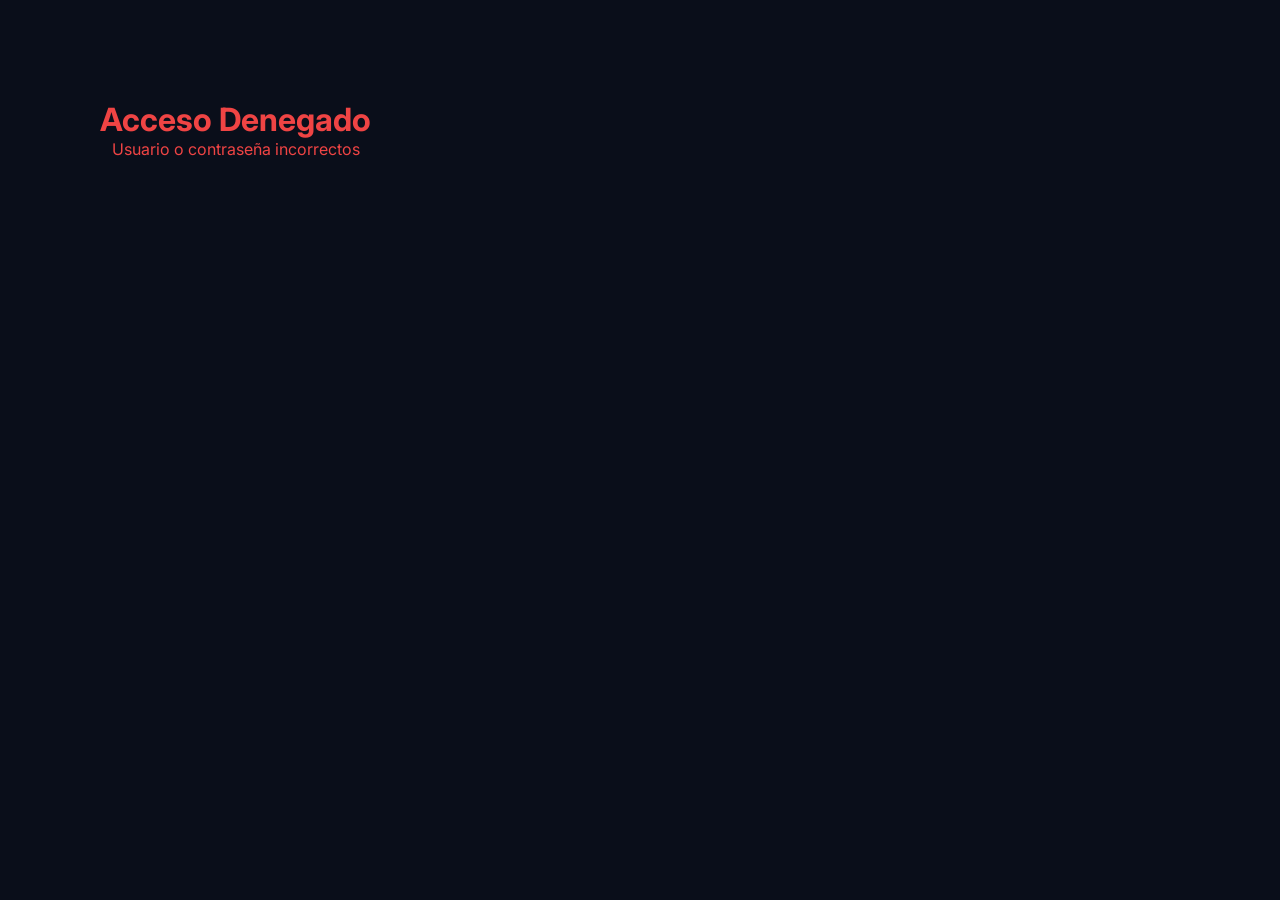
<file: site/admin/index.html>
<!DOCTYPE html>
<html lang="es">
<head>
<meta charset="UTF-8">
<meta name="viewport" content="width=device-width, initial-scale=1.0">
<title>Operación Torito 01</title>
<link href="https://fonts.googleapis.com/css2?family=Inter:wght@300;400;500;600;700;800&display=swap" rel="stylesheet">
<link rel="stylesheet" href="styles.css">
</head>
<body>

<div class="sidebar">
    <div class="sidebar-logo">TORITO 01</div>
    <div class="sidebar-status"><div class="dot"></div>OPERACIÓN ACTIVA</div>
    <div class="nav-section">Panel</div>
    <div class="nav-item active" data-page="resumen" onclick="showPage('resumen')"><span class="nav-icon">📊</span>Resumen</div>
    <div class="nav-item" data-page="animal" onclick="showPage('animal')"><span class="nav-icon">🐂</span>Ficha Animal</div>
    <div class="nav-item" data-page="dieta" onclick="showPage('dieta')"><span class="nav-icon">🌾</span>Dieta Diaria</div>
    <div class="nav-section">Finanzas</div>
    <div class="nav-item" data-page="gastos" onclick="showPage('gastos')"><span class="nav-icon">💰</span>Gastos</div>
    <div class="nav-item" data-page="venta" onclick="showPage('venta')"><span class="nav-icon">🏷️</span>Simulador Venta</div>
    <div class="nav-section">Operación</div>
    <div class="nav-item" data-page="alertas" onclick="showPage('alertas')"><span class="nav-icon">🚨</span>Alertas</div>
    <div class="nav-item" data-page="bitacora" onclick="showPage('bitacora')"><span class="nav-icon">📋</span>Bitácora</div>
</div>

<div class="main">

<!-- ===== RESUMEN ===== -->
<div id="resumen" class="page active">
    <div class="page-title">Resumen General</div>
    <div class="grid-4">
        <div class="kpi g"><div class="kpi-label">Ganancia Proyectada</div><div class="kpi-value" id="kpiGanancia">S/ 1,699</div><div class="kpi-sub">Venta a S/ 6,300</div></div>
        <div class="kpi b"><div class="kpi-label">ROI</div><div class="kpi-value" id="kpiRoi">36.9%</div><div class="kpi-sub">Retorno inversión</div></div>
        <div class="kpi a"><div class="kpi-label">Días en Corral</div><div class="kpi-value" id="kpiDias">1</div><div class="kpi-sub">Meta: ≤ 14 días</div></div>
        <div class="kpi r"><div class="kpi-label">Total Invertido</div><div class="kpi-value" id="kpiInversion">S/ 4,600.80</div><div class="kpi-sub">Gasto diario: S/ 17.50</div></div>
    </div>
    <div class="grid-2" style="margin-top:16px">
        <div class="card">
            <div class="card-title">Alerta Principal</div>
            <div class="alert urg"><div class="alert-icon">🔴</div><div><div class="alert-tag">!! URGENCIA !!</div><strong>Contactar comprador HOY.</strong> Cada día sin vender cuesta S/ 17.50. Contraoferta: S/ 6,500.</div></div>
        </div>
        <div class="card">
            <div class="card-title">Próxima Alimentación</div>
            <div style="font-size:13px;color:var(--text2)">
                <p><strong style="color:var(--amber)">Mañana 07-May — 2 tomas:</strong></p>
                <p style="margin-top:8px">🌅 <strong>6:00 AM:</strong> Maíz 1kg + Pasta 1kg + Soya 0.5kg + Afrecho 1kg + Coronta 0.5kg + Chala 2kg = <strong>6 kg</strong></p>
                <p style="margin-top:4px">🌇 <strong>4:00 PM:</strong> Maíz 1kg + Pasta 1kg + Soya 0.5kg + Afrecho 1kg + Coronta 0.5kg + Chala 2kg = <strong>6 kg</strong></p>
                <p style="margin-top:8px;color:var(--muted)">Total diario: 12 kg | Costo: S/ 17.50</p>
            </div>
        </div>
    </div>
</div>

<!-- ===== FICHA ANIMAL ===== -->
<div id="animal" class="page">
    <div class="page-title">Ficha del Animal</div>
    <div class="animal-grid">
        <div><img src="frame_q1.jpg" class="animal-photo"><img src="frame_mid.jpg" class="animal-photo" style="margin-top:12px"></div>
        <div>
            <div class="card">
                <div class="card-title">Características</div>
                <div class="spec-grid">
                    <div class="spec"><div class="spec-label">Raza</div><div class="spec-value">Holstein Rojo × Criollo</div></div>
                    <div class="spec"><div class="spec-label">Sexo</div><div class="spec-value">Macho (Torete)</div></div>
                    <div class="spec"><div class="spec-label">Edad</div><div class="spec-value">14-20 meses</div></div>
                    <div class="spec"><div class="spec-label">Peso Estimado</div><div class="spec-value">280-320 kg</div></div>
                    <div class="spec"><div class="spec-label">Condición Corporal</div><div class="spec-value">2.5 - 3.0 / 5</div></div>
                    <div class="spec"><div class="spec-label">Temperamento</div><div class="spec-value">Dócil</div></div>
                </div>
            </div>
            <div class="card">
                <div class="card-title">Observaciones</div>
                <ul style="font-size:13px;color:var(--text2);padding-left:16px;line-height:2">
                    <li>Pelaje marrón rojizo (colorado) con manchas blancas irregulares</li>
                    <li>Costillas ligeramente visibles — margen de engorde</li>
                    <li>Sin signos de enfermedad al ingreso</li>
                    <li>Segundo bovino negro presente en el corral</li>
                    <li>Corral rústico: pallets de madera, muro concreto, tanque IBC 1000L</li>
                </ul>
            </div>
        </div>
    </div>
</div>

<!-- ===== DIETA ===== -->
<div id="dieta" class="page">
    <div class="page-title">Plan de Alimentación Diaria</div>
    <div class="card">
        <div class="card-title">Dieta Optimizada A — 12 kg/día (2 tomas)</div>
        <div class="feed-schedule">
            <div class="feed-time">
                <div class="feed-time-label">🌅 MAÑANA — 6:00 AM (6 kg)</div>
                <div class="feed-item"><span>Maíz Molido (Polvillo)</span><span class="feed-kg">1.0 kg</span></div>
                <div class="feed-item"><span>Pasta (Concentrado)</span><span class="feed-kg">1.0 kg</span></div>
                <div class="feed-item"><span>Soya</span><span class="feed-kg">0.5 kg</span></div>
                <div class="feed-item"><span>Afrecho</span><span class="feed-kg">1.0 kg</span></div>
                <div class="feed-item"><span>Coronta Molida</span><span class="feed-kg">0.5 kg</span></div>
                <div class="feed-item"><span>Chala (Forraje)</span><span class="feed-kg">2.0 kg</span></div>
            </div>
            <div class="feed-time">
                <div class="feed-time-label">🌇 TARDE — 4:00 PM (6 kg)</div>
                <div class="feed-item"><span>Maíz Molido (Polvillo)</span><span class="feed-kg">1.0 kg</span></div>
                <div class="feed-item"><span>Pasta (Concentrado)</span><span class="feed-kg">1.0 kg</span></div>
                <div class="feed-item"><span>Soya</span><span class="feed-kg">0.5 kg</span></div>
                <div class="feed-item"><span>Afrecho</span><span class="feed-kg">1.0 kg</span></div>
                <div class="feed-item"><span>Coronta Molida</span><span class="feed-kg">0.5 kg</span></div>
                <div class="feed-item"><span>Chala (Forraje)</span><span class="feed-kg">2.0 kg</span></div>
            </div>
        </div>
    </div>
    <div class="grid-2">
        <div class="card">
            <div class="card-title">Composición Nutricional</div>
            <table>
                <tr><th>Insumo</th><th>Kg/día</th><th>Precio/kg</th><th style="text-align:right">Costo/día</th></tr>
                <tr><td>Maíz Molido</td><td>2.0</td><td>S/ 1.90</td><td class="amt">S/ 3.80</td></tr>
                <tr><td>Pasta (Concentrado)</td><td>2.0</td><td>S/ 2.20*</td><td class="amt">S/ 4.40</td></tr>
                <tr><td>Soya</td><td>1.0</td><td>S/ 3.50*</td><td class="amt">S/ 3.50</td></tr>
                <tr><td>Afrecho</td><td>2.0</td><td>S/ 1.70</td><td class="amt">S/ 3.40</td></tr>
                <tr><td>Coronta Molida</td><td>1.0</td><td>S/ 0.80*</td><td class="amt">S/ 0.80</td></tr>
                <tr><td>Chala (Forraje)</td><td>4.0</td><td>S/ 0.40*</td><td class="amt">S/ 1.60</td></tr>
                <tr class="tfoot-row"><td colspan="3" class="total" style="text-align:right"><strong>TOTAL DIARIO</strong></td><td class="amt total" style="color:var(--text)"><strong>S/ 17.50</strong></td></tr>
            </table>
            <p style="font-size:11px;color:var(--muted);margin-top:10px">(*) Precios estimados — confirmar con proveedor</p>
        </div>
        <div class="card">
            <div class="card-title">Notas Importantes</div>
            <div class="alert warn"><div class="alert-icon">🟡</div><div><div class="alert-tag">ALERTA</div><strong>La Soya (1 kg/día) NO se recorta.</strong> Es el único insumo que genera músculo. Sin ella el animal solo se "infla" con fibra.</div></div>
            <div class="alert info"><div class="alert-icon">🔵</div><div><div class="alert-tag">INFO</div><strong>Agua fresca disponible 24/7.</strong> Un torete de 300 kg necesita 30-40 litros de agua al día. Verificar tanque IBC.</div></div>
            <div class="alert ok"><div class="alert-icon">🟢</div><div><div class="alert-tag">AHORRO</div>Esta dieta ahorra <strong>S/ 96/mes</strong> vs. la receta original de 15 kg/día, manteniendo la misma calidad nutricional.</div></div>
        </div>
    </div>
</div>

<!-- ===== GASTOS ===== -->
<div id="gastos" class="page">
    <div class="page-title">Control de Gastos</div>
    <div class="card">
        <div class="card-title">Gastos por Categoría</div>
        <div style="display:grid;grid-template-columns:repeat(5,1fr);gap:10px">
            <div class="kpi r"><div class="kpi-label">Compra</div><div class="kpi-value" id="catCompra" style="font-size:18px">S/ 4,500</div></div>
            <div class="kpi a"><div class="kpi-label">Transporte</div><div class="kpi-value" id="catTransporte" style="font-size:18px">S/ 90</div></div>
            <div class="kpi b"><div class="kpi-label">Alimentación</div><div class="kpi-value" id="catAlimentacion" style="font-size:18px">S/ 10.80</div></div>
            <div class="kpi g"><div class="kpi-label">Medicinas</div><div class="kpi-value" id="catMedicina" style="font-size:18px">S/ 0</div></div>
            <div class="kpi a"><div class="kpi-label">Otros</div><div class="kpi-value" id="catOtro" style="font-size:18px">S/ 0</div></div>
        </div>
    </div>
    <div class="card">
        <div class="card-title">Detalle de Gastos</div>
        <table>
            <thead><tr><th>Fecha</th><th>Concepto</th><th>Detalle</th><th style="text-align:right">Monto</th><th></th></tr></thead>
            <tbody id="expensesBody"></tbody>
            <tfoot><tr class="tfoot-row"><td colspan="3" class="total" style="text-align:right"><strong>TOTAL INVERTIDO</strong></td><td class="amt total" id="totalInvertido" style="font-size:16px;color:var(--text)">S/ 4,600.80</td><td></td></tr></tfoot>
        </table>
        <div class="add-form">
            <div><label>Fecha</label><input type="text" id="addFecha" placeholder="07-May"></div>
            <div><label>Concepto</label><input type="text" id="addConcepto" placeholder="Ej: Alimento diario"></div>
            <div><label>Detalle</label><input type="text" id="addDetalle" placeholder="Ej: Soya 1kg + Maíz 2kg"></div>
            <div><label>Tipo</label><select id="addTipo"><option value="alimentacion">Alimentación</option><option value="medicina">Medicina</option><option value="transporte">Transporte</option><option value="otro">Otro</option></select></div>
            <div><label>Monto S/</label><input type="number" id="addMonto" placeholder="0.00" step="0.10"></div>
            <div><label>&nbsp;</label><button class="btn btn-green" onclick="agregarGasto()">+ Agregar</button></div>
        </div>
    </div>
</div>

<!-- ===== SIMULADOR VENTA ===== -->
<div id="venta" class="page">
    <div class="page-title">Simulador de Venta</div>
    <div class="card">
        <div class="card-title">Calcula tu Ganancia</div>
        <div class="sim-grid">
            <div class="sim-group"><label>Precio de Venta (S/)</label><input type="number" id="precioVenta" value="6300" oninput="calcularVenta()"></div>
            <div class="sim-group"><label>Días Extra en Corral</label><input type="number" id="diasExtra" value="0" oninput="calcularVenta()"></div>
            <div class="sim-group"><label>Gastos Extra (S/)</label><input type="number" id="gastosExtra" value="0" oninput="calcularVenta()"></div>
            <div class="result-box" id="resultBox"><div class="result-label">Ganancia Neta</div><div class="result-value" id="resultGanancia">S/ 1,699.20</div><div class="result-roi" id="resultRoi">ROI: 36.9%</div></div>
        </div>
    </div>
    <div class="card">
        <div class="card-title">Escenarios de Salida</div>
        <table>
            <tr><th>Escenario</th><th>Venta</th><th>Gasto Alim.</th><th style="text-align:right">Ganancia</th><th style="text-align:right">ROI</th></tr>
            <tr><td class="total">Vender esta semana</td><td>S/ 6,300</td><td>~S/ 122</td><td class="amt" style="color:var(--green)">S/ 1,577</td><td class="amt" style="color:var(--green)">34%</td></tr>
            <tr><td>Contraoferta aceptada</td><td>S/ 6,500</td><td>~S/ 122</td><td class="amt" style="color:var(--green)">S/ 1,777</td><td class="amt" style="color:var(--green)">38%</td></tr>
            <tr><td>Venta en 2 semanas</td><td>S/ 6,300</td><td>~S/ 245</td><td class="amt" style="color:var(--amber)">S/ 1,454</td><td class="amt" style="color:var(--amber)">31%</td></tr>
            <tr><td>Engorde 1 mes</td><td>S/ 6,500</td><td>~S/ 525</td><td class="amt" style="color:var(--red)">S/ 1,374</td><td class="amt" style="color:var(--red)">28%</td></tr>
        </table>
    </div>
    <div class="card" style="text-align:center">
        <div class="card-title">Cerrar Operación</div>
        <p style="font-size:13px;color:var(--text2);margin-bottom:12px">Cuando se concrete la venta, registra el cierre aquí:</p>
        <button class="btn-sold" onclick="marcarVendido()">🏷️ MARCAR COMO VENDIDO</button>
    </div>
</div>

<!-- ===== ALERTAS ===== -->
<div id="alertas" class="page">
    <div class="page-title">Alertas y Recomendaciones</div>
    <div class="alert urg"><div class="alert-icon">🔴</div><div><div class="alert-tag">!! URGENCIA !!</div><strong>Contactar comprador HOY.</strong> Cada día sin vender cuesta S/ 17.50. Contraoferta: S/ 6,500. Si rechaza, cerrar en S/ 6,300 sin dudar.</div></div>
    <div class="alert urg"><div class="alert-icon">🔴</div><div><div class="alert-tag">!! URGENCIA !!</div><strong>Pesar al animal en báscula.</strong> El peso de ~300 kg es visual (±15% error). El precio justo de venta depende del peso real verificado.</div></div>
    <div class="alert warn"><div class="alert-icon">🟡</div><div><div class="alert-tag">!! ALERTA !!</div><strong>Confirmar precios de insumos.</strong> Soya (S/3.50), Pasta (S/2.20), Coronta (S/0.80) y Chala (S/0.40) son estimados. Verificar con proveedor local para ajustar costos reales.</div></div>
    <div class="alert warn"><div class="alert-icon">🟡</div><div><div class="alert-tag">!! ALERTA !!</div><strong>Dieta al 66% fibra.</strong> La receta original tiene demasiado relleno. Usar Dieta Optimizada A (12 kg/día) para mejor relación energía/fibra al 42%/58%.</div></div>
    <div class="alert info"><div class="alert-icon">🔵</div><div><div class="alert-tag">RECOMENDACIÓN</div><strong>Soya 1 kg/día NO se recorta jamás.</strong> Es el único insumo que garantiza desarrollo muscular. Sin ella, el animal solo se "infla" con fibra sin ganar carne.</div></div>
    <div class="alert info"><div class="alert-icon">🔵</div><div><div class="alert-tag">ESTRATEGIA</div><strong>Rotación > Engorde.</strong> 3 operaciones rápidas = S/ 5,100 de ganancia vs. 1 engorde de 3 meses = S/ 430. La ganancia está en la velocidad de rotación del capital.</div></div>
    <div class="alert ok"><div class="alert-icon">🟢</div><div><div class="alert-tag">POSITIVO</div><strong>Animal en buena condición.</strong> Dócil, sin signos de enfermedad. Condición corporal adecuada para venta inmediata.</div></div>
    <div class="alert ok"><div class="alert-icon">🟢</div><div><div class="alert-tag">POSITIVO</div><strong>Comprador identificado.</strong> Existe demanda real a S/ 6,300. El mercado de Ica cotiza a ~S/ 15/kg vivo, muy por encima del promedio nacional.</div></div>
</div>

<!-- ===== BITÁCORA ===== -->
<div id="bitacora" class="page">
    <div class="page-title">Bitácora de la Operación</div>
    <div class="card">
        <div class="card-title">Línea de Tiempo</div>
        <div class="timeline">
            <div class="tl-item"><div class="tl-date">06 Mayo 2026</div><div class="tl-text">Compra del torito — <span class="tl-amt">S/ 4,500</span></div></div>
            <div class="tl-item"><div class="tl-date">06 Mayo 2026</div><div class="tl-text">Flete de traslado al corral — <span class="tl-amt">S/ 90</span></div></div>
            <div class="tl-item"><div class="tl-date">06 Mayo 2026 — 18:16</div><div class="tl-text">Alimentación de urgencia: Acemita 4kg + Afrecho 1kg + Polvillo 1kg — <span class="tl-amt">S/ 10.80</span></div></div>
            <div class="tl-item"><div class="tl-date">06 Mayo 2026</div><div class="tl-text">Se identifica comprador potencial → Oferta: <span class="tl-amt">S/ 6,300</span></div></div>
            <div class="tl-item"><div class="tl-date">06 Mayo 2026</div><div class="tl-text">Análisis financiero: Venta inmediata = opción más rentable (ROI 37%)</div></div>
            <div class="tl-item"><div class="tl-date">06 Mayo 2026</div><div class="tl-text">Dieta Optimizada A aprobada: 12 kg/día en 2 tomas (6:00 AM + 4:00 PM)</div></div>
        </div>
    </div>
</div>

</div>
<script src="app.js"></script>
</body>
</html>
</file>
<file: styles.css>
:root {
    --bg: #0a0e1a;
    --bg-card: #111827;
    --bg-hover: #1a2236;
    --border: #1e293b;
    --text: #f1f5f9;
    --text2: #94a3b8;
    --muted: #64748b;
    --green: #10b981;
    --red: #ef4444;
    --amber: #f59e0b;
    --blue: #3b82f6;
    --purple: #8b5cf6;
}
* { margin:0; padding:0; box-sizing:border-box; }
body { font-family:'Inter',sans-serif; background:var(--bg); color:var(--text); display:flex; min-height:100vh; }

/* SIDEBAR */
.sidebar {
    width: 220px;
    background: #0d1117;
    border-right: 1px solid var(--border);
    padding: 20px 0;
    position: fixed;
    height: 100vh;
    overflow-y: auto;
    z-index: 1001;
    transition: transform 0.3s cubic-bezier(0.4, 0, 0.2, 1);
}
.mobile-header {
    display: none;
    position: fixed;
    top: 0;
    left: 0;
    width: 100%;
    height: 60px;
    background: #0d1117;
    border-bottom: 1px solid var(--border);
    z-index: 1000;
    padding: 0 16px;
    align-items: center;
    gap: 12px;
}
.menu-toggle {
    background: none;
    border: none;
    color: var(--text);
    font-size: 24px;
    cursor: pointer;
    padding: 8px;
    border-radius: 8px;
}
.menu-toggle:hover { background: rgba(255,255,255,0.05); }
.sidebar-logo {
    padding: 0 20px 20px;
    font-size: 15px;
    font-weight: 800;
    background: linear-gradient(135deg, var(--green), var(--blue));
    -webkit-background-clip: text;
    -webkit-text-fill-color: transparent;
    border-bottom: 1px solid var(--border);
    margin-bottom: 12px;
}
.sidebar-status {
    padding: 0 20px;
    font-size: 11px;
    color: var(--green);
    display: flex;
    align-items: center;
    gap: 6px;
    margin-bottom: 20px;
}
.sidebar-status .dot {
    width: 7px; height: 7px;
    background: var(--green);
    border-radius: 50%;
    animation: pulse 2s infinite;
}
@keyframes pulse { 0%,100%{opacity:1} 50%{opacity:.3} }
.nav-section {
    font-size: 9px;
    font-weight: 700;
    text-transform: uppercase;
    letter-spacing: 1.5px;
    color: var(--muted);
    padding: 12px 20px 6px;
}
.nav-item {
    display: flex;
    align-items: center;
    gap: 10px;
    padding: 10px 20px;
    font-size: 13px;
    color: var(--text2);
    cursor: pointer;
    transition: all .2s;
    border-left: 3px solid transparent;
}
.nav-item:hover { background: rgba(255,255,255,.04); color: var(--text); }
.nav-item.active {
    background: rgba(16,185,129,.08);
    color: var(--green);
    border-left-color: var(--green);
    font-weight: 600;
}
.nav-icon { font-size: 16px; width: 20px; text-align: center; }

/* MAIN */
.main { margin-left: 220px; flex: 1; padding: 24px; }
.page { display: none; }
.page.active { display: block; }
.page-title {
    font-size: 22px;
    font-weight: 700;
    margin-bottom: 20px;
    padding-bottom: 12px;
    border-bottom: 1px solid var(--border);
}

/* CARDS */
.card {
    background: var(--bg-card);
    border: 1px solid var(--border);
    border-radius: 12px;
    padding: 20px;
    margin-bottom: 16px;
    transition: all .3s;
}
.card:hover { background: var(--bg-hover); }
.card-title {
    font-size: 11px;
    font-weight: 600;
    text-transform: uppercase;
    letter-spacing: 1.2px;
    color: var(--muted);
    margin-bottom: 14px;
}
.grid-2 { display: grid; grid-template-columns: 1fr 1fr; gap: 16px; }
.grid-3 { display: grid; grid-template-columns: 1fr 1fr 1fr; gap: 16px; }
.grid-4 { display: grid; grid-template-columns: 1fr 1fr 1fr 1fr; gap: 12px; }

/* KPIs */
.kpi {
    background: rgba(255,255,255,.03);
    border-radius: 10px;
    padding: 16px;
    position: relative;
    overflow: hidden;
}
.kpi::before { content:''; position:absolute; top:0;left:0; width:4px; height:100%; border-radius:4px 0 0 4px; }
.kpi.g::before { background: linear-gradient(135deg,var(--green),#059669); }
.kpi.r::before { background: linear-gradient(135deg,var(--red),#dc2626); }
.kpi.a::before { background: linear-gradient(135deg,var(--amber),#d97706); }
.kpi.b::before { background: linear-gradient(135deg,var(--blue),#2563eb); }
.kpi-label { font-size:11px; color:var(--muted); }
.kpi-value { font-size:24px; font-weight:800; margin-top:4px; }
.kpi-sub { font-size:11px; color:var(--text2); margin-top:2px; }
.kpi.g .kpi-value{color:var(--green)} .kpi.r .kpi-value{color:var(--red)}
.kpi.a .kpi-value{color:var(--amber)} .kpi.b .kpi-value{color:var(--blue)}

/* ANIMAL */
.animal-grid { display: grid; grid-template-columns: 300px 1fr; gap: 20px; }
.animal-photo { width:100%; height:200px; object-fit:cover; border-radius:10px; border:2px solid var(--border); }
.spec-grid { display:grid; grid-template-columns:1fr 1fr 1fr; gap:10px; }
.spec { background:rgba(255,255,255,.03); border-radius:8px; padding:12px; text-align:center; }
.spec-label { font-size:10px; color:var(--muted); text-transform:uppercase; letter-spacing:.5px; }
.spec-value { font-size:15px; font-weight:700; margin-top:4px; }

/* TABLE */
table { width:100%; border-collapse:collapse; font-size:13px; }
th { text-align:left; padding:8px 12px; font-size:10px; text-transform:uppercase; letter-spacing:1px; color:var(--muted); border-bottom:1px solid var(--border); }
td { padding:10px 12px; border-bottom:1px solid rgba(255,255,255,.04); color:var(--text2); }
tr:hover td { background:rgba(255,255,255,.02); }
td.amt { font-weight:600; color:var(--red); text-align:right; font-variant-numeric:tabular-nums; }
td.total { font-weight:700; color:var(--text); }
.tfoot-row td { border-top:2px solid var(--border); padding-top:14px; }

/* ALERTS */
.alert {
    border-radius:10px;
    padding:14px 16px;
    display:flex;
    align-items:flex-start;
    gap:12px;
    font-size:13px;
    line-height:1.5;
    margin-bottom:10px;
}
.alert-icon { font-size:20px; flex-shrink:0; }
.alert-tag { font-size:9px; font-weight:800; text-transform:uppercase; letter-spacing:1px; margin-bottom:4px; }
.alert.urg { background:rgba(239,68,68,.12); border:1px solid rgba(239,68,68,.25); color:#fca5a5; }
.alert.urg .alert-tag { color:var(--red); }
.alert.warn { background:rgba(245,158,11,.12); border:1px solid rgba(245,158,11,.25); color:#fcd34d; }
.alert.warn .alert-tag { color:var(--amber); }
.alert.info { background:rgba(59,130,246,.12); border:1px solid rgba(59,130,246,.25); color:#93c5fd; }
.alert.info .alert-tag { color:var(--blue); }
.alert.ok { background:rgba(16,185,129,.12); border:1px solid rgba(16,185,129,.25); color:#6ee7b7; }
.alert.ok .alert-tag { color:var(--green); }

/* FEED */
.feed-schedule {
    display:grid;
    grid-template-columns:1fr 1fr;
    gap:16px;
}
.feed-time {
    background:rgba(255,255,255,.03);
    border-radius:10px;
    padding:16px;
    border-left:4px solid var(--amber);
}
.feed-time-label { font-size:13px; font-weight:700; color:var(--amber); margin-bottom:10px; }
.feed-item { display:flex; justify-content:space-between; padding:6px 0; font-size:13px; color:var(--text2); border-bottom:1px solid rgba(255,255,255,.04); }
.feed-item:last-child { border:none; }
.feed-kg { font-weight:600; color:var(--text); }

/* SALE SIM */
.sim-grid { display:grid; grid-template-columns:1fr 1fr 1fr 280px; gap:16px; align-items:end; }
.sim-group label { display:block; font-size:11px; color:var(--muted); font-weight:600; text-transform:uppercase; letter-spacing:.5px; margin-bottom:6px; }
.sim-group input {
    width:100%;
    background:rgba(255,255,255,.06);
    border:1px solid var(--border);
    border-radius:8px;
    padding:10px 14px;
    color:var(--text);
    font-family:'Inter',sans-serif;
    font-size:15px;
    font-weight:600;
    outline:none;
}
.sim-group input:focus { border-color:var(--green); }
.result-box {
    background:rgba(16,185,129,.12);
    border:1px solid rgba(16,185,129,.3);
    border-radius:10px;
    padding:16px;
    text-align:center;
}
.result-box.loss { background:rgba(239,68,68,.12); border-color:rgba(239,68,68,.3); }
.result-label { font-size:11px; color:var(--muted); text-transform:uppercase; font-weight:600; }
.result-value { font-size:28px; font-weight:800; color:var(--green); margin-top:4px; }
.result-box.loss .result-value { color:var(--red); }
.result-roi { font-size:13px; color:var(--text2); margin-top:2px; }

/* TIMELINE */
.timeline { position:relative; padding-left:24px; }
.timeline::before { content:''; position:absolute; left:6px;top:0;bottom:0; width:2px; background:var(--border); }
.tl-item { position:relative; padding:0 0 20px 20px; }
.tl-item::before { content:''; position:absolute; left:-21px;top:5px; width:10px;height:10px; border-radius:50%; background:var(--blue); border:2px solid var(--bg); }
.tl-date { font-size:11px; color:var(--muted); font-weight:600; }
.tl-text { font-size:13px; color:var(--text2); margin-top:4px; }
.tl-amt { font-weight:600; color:var(--amber); }

/* ADD EXPENSE FORM */
.add-form { display:grid; grid-template-columns:120px 1fr 1fr 120px 100px; gap:10px; align-items:end; margin-top:16px; padding-top:16px; border-top:1px solid var(--border); }
.add-form label { display:block; font-size:10px; color:var(--muted); margin-bottom:4px; text-transform:uppercase; }
.add-form input, .add-form select {
    width:100%; background:rgba(255,255,255,.06); border:1px solid var(--border); border-radius:6px;
    padding:8px 10px; color:var(--text); font-family:'Inter',sans-serif; font-size:12px; outline:none;
}
.btn {
    padding:8px 16px;
    border:none;
    border-radius:6px;
    font-family:'Inter',sans-serif;
    font-size:12px;
    font-weight:600;
    cursor:pointer;
    transition:all .2s;
}
.btn-green { background:var(--green); color:#fff; }
.btn-green:hover { background:#059669; }

@media(max-width:900px) {
    .mobile-header { display: flex; }
    .sidebar { transform: translateX(-100%); }
    .sidebar.open { transform: translateX(0); }
    .main { margin-left:0; padding-top: 84px; }
    .animal-grid,.feed-schedule,.sim-grid,.grid-2,.grid-3,.grid-4 { grid-template-columns:1fr; }
    .add-form { grid-template-columns:1fr 1fr; }
}

/* MODAL GLOBO (TARJETA FLOTANTE) */
.modal {
    display: none;
    position: fixed;
    z-index: 1000;
    left: 0;
    top: 0;
    width: 100%;
    height: 100%;
    background-color: rgba(0,0,0,0.7);
    backdrop-filter: blur(8px);
    cursor: zoom-out;
    align-items: center;
    justify-content: center;
}
.modal-content {
    max-width: 85%;
    max-height: 85%;
    border-radius: 24px;
    padding: 15px;
    background: var(--bg-card);
    box-shadow: 0 25px 50px -12px rgba(0, 0, 0, 0.5);
    border: 1px solid rgba(255,255,255,0.1);
    transform-origin: center;
    animation: bubbleIn .4s cubic-bezier(0.175, 0.885, 0.32, 1.275);
}
@keyframes bubbleIn {
    from { transform: scale(0.5); opacity: 0; }
    to { transform: scale(1); opacity: 1; }
}
.modal-content img {
    width: 100%;
    height: auto;
    border-radius: 16px;
    display: block;
    border: 1px solid var(--border);
}
.animal-photo { cursor: zoom-in; transition: all .3s; }
.animal-photo:hover { filter: brightness(1.1); box-shadow: 0 0 20px rgba(16, 185, 129, 0.3); }
</file>
<file: site/admin/styles.css>
:root {
    --bg: #0a0e1a;
    --bg-card: #111827;
    --bg-hover: #1a2236;
    --border: #1e293b;
    --text: #f1f5f9;
    --text2: #94a3b8;
    --muted: #64748b;
    --green: #10b981;
    --red: #ef4444;
    --amber: #f59e0b;
    --blue: #3b82f6;
    --purple: #8b5cf6;
}
* { margin:0; padding:0; box-sizing:border-box; }
body { font-family:'Inter',sans-serif; background:var(--bg); color:var(--text); display:flex; min-height:100vh; }

/* SIDEBAR */
.sidebar {
    width: 220px;
    background: #0d1117;
    border-right: 1px solid var(--border);
    padding: 20px 0;
    position: fixed;
    height: 100vh;
    overflow-y: auto;
    z-index: 10;
}
.sidebar-logo {
    padding: 0 20px 20px;
    font-size: 15px;
    font-weight: 800;
    background: linear-gradient(135deg, var(--green), var(--blue));
    -webkit-background-clip: text;
    -webkit-text-fill-color: transparent;
    border-bottom: 1px solid var(--border);
    margin-bottom: 12px;
}
.sidebar-status {
    padding: 0 20px;
    font-size: 11px;
    color: var(--green);
    display: flex;
    align-items: center;
    gap: 6px;
    margin-bottom: 20px;
}
.sidebar-status .dot {
    width: 7px; height: 7px;
    background: var(--green);
    border-radius: 50%;
    animation: pulse 2s infinite;
}
@keyframes pulse { 0%,100%{opacity:1} 50%{opacity:.3} }
.nav-section {
    font-size: 9px;
    font-weight: 700;
    text-transform: uppercase;
    letter-spacing: 1.5px;
    color: var(--muted);
    padding: 12px 20px 6px;
}
.nav-item {
    display: flex;
    align-items: center;
    gap: 10px;
    padding: 10px 20px;
    font-size: 13px;
    color: var(--text2);
    cursor: pointer;
    transition: all .2s;
    border-left: 3px solid transparent;
}
.nav-item:hover { background: rgba(255,255,255,.04); color: var(--text); }
.nav-item.active {
    background: rgba(16,185,129,.08);
    color: var(--green);
    border-left-color: var(--green);
    font-weight: 600;
}
.nav-icon { font-size: 16px; width: 20px; text-align: center; }

/* MAIN */
.main { margin-left: 220px; flex: 1; padding: 24px; }
.page { display: none; }
.page.active { display: block; }
.page-title {
    font-size: 22px;
    font-weight: 700;
    margin-bottom: 20px;
    padding-bottom: 12px;
    border-bottom: 1px solid var(--border);
}

/* CARDS */
.card {
    background: var(--bg-card);
    border: 1px solid var(--border);
    border-radius: 12px;
    padding: 20px;
    margin-bottom: 16px;
    transition: all .3s;
}
.card:hover { background: var(--bg-hover); }
.card-title {
    font-size: 11px;
    font-weight: 600;
    text-transform: uppercase;
    letter-spacing: 1.2px;
    color: var(--muted);
    margin-bottom: 14px;
}
.grid-2 { display: grid; grid-template-columns: 1fr 1fr; gap: 16px; }
.grid-3 { display: grid; grid-template-columns: 1fr 1fr 1fr; gap: 16px; }
.grid-4 { display: grid; grid-template-columns: 1fr 1fr 1fr 1fr; gap: 12px; }

/* KPIs */
.kpi {
    background: rgba(255,255,255,.03);
    border-radius: 10px;
    padding: 16px;
    position: relative;
    overflow: hidden;
}
.kpi::before { content:''; position:absolute; top:0;left:0; width:4px; height:100%; border-radius:4px 0 0 4px; }
.kpi.g::before { background: linear-gradient(135deg,var(--green),#059669); }
.kpi.r::before { background: linear-gradient(135deg,var(--red),#dc2626); }
.kpi.a::before { background: linear-gradient(135deg,var(--amber),#d97706); }
.kpi.b::before { background: linear-gradient(135deg,var(--blue),#2563eb); }
.kpi-label { font-size:11px; color:var(--muted); }
.kpi-value { font-size:24px; font-weight:800; margin-top:4px; }
.kpi-sub { font-size:11px; color:var(--text2); margin-top:2px; }
.kpi.g .kpi-value{color:var(--green)} .kpi.r .kpi-value{color:var(--red)}
.kpi.a .kpi-value{color:var(--amber)} .kpi.b .kpi-value{color:var(--blue)}

/* ANIMAL */
.animal-grid { display: grid; grid-template-columns: 300px 1fr; gap: 20px; }
.animal-photo { width:100%; border-radius:10px; border:2px solid var(--border); }
.spec-grid { display:grid; grid-template-columns:1fr 1fr 1fr; gap:10px; }
.spec { background:rgba(255,255,255,.03); border-radius:8px; padding:12px; text-align:center; }
.spec-label { font-size:10px; color:var(--muted); text-transform:uppercase; letter-spacing:.5px; }
.spec-value { font-size:15px; font-weight:700; margin-top:4px; }

/* TABLE */
table { width:100%; border-collapse:collapse; font-size:13px; }
th { text-align:left; padding:8px 12px; font-size:10px; text-transform:uppercase; letter-spacing:1px; color:var(--muted); border-bottom:1px solid var(--border); }
td { padding:10px 12px; border-bottom:1px solid rgba(255,255,255,.04); color:var(--text2); }
tr:hover td { background:rgba(255,255,255,.02); }
td.amt { font-weight:600; color:var(--red); text-align:right; font-variant-numeric:tabular-nums; }
td.total { font-weight:700; color:var(--text); }
.tfoot-row td { border-top:2px solid var(--border); padding-top:14px; }

/* ALERTS */
.alert {
    border-radius:10px;
    padding:14px 16px;
    display:flex;
    align-items:flex-start;
    gap:12px;
    font-size:13px;
    line-height:1.5;
    margin-bottom:10px;
}
.alert-icon { font-size:20px; flex-shrink:0; }
.alert-tag { font-size:9px; font-weight:800; text-transform:uppercase; letter-spacing:1px; margin-bottom:4px; }
.alert.urg { background:rgba(239,68,68,.12); border:1px solid rgba(239,68,68,.25); color:#fca5a5; }
.alert.urg .alert-tag { color:var(--red); }
.alert.warn { background:rgba(245,158,11,.12); border:1px solid rgba(245,158,11,.25); color:#fcd34d; }
.alert.warn .alert-tag { color:var(--amber); }
.alert.info { background:rgba(59,130,246,.12); border:1px solid rgba(59,130,246,.25); color:#93c5fd; }
.alert.info .alert-tag { color:var(--blue); }
.alert.ok { background:rgba(16,185,129,.12); border:1px solid rgba(16,185,129,.25); color:#6ee7b7; }
.alert.ok .alert-tag { color:var(--green); }

/* FEED */
.feed-schedule {
    display:grid;
    grid-template-columns:1fr 1fr;
    gap:16px;
}
.feed-time {
    background:rgba(255,255,255,.03);
    border-radius:10px;
    padding:16px;
    border-left:4px solid var(--amber);
}
.feed-time-label { font-size:13px; font-weight:700; color:var(--amber); margin-bottom:10px; }
.feed-item { display:flex; justify-content:space-between; padding:6px 0; font-size:13px; color:var(--text2); border-bottom:1px solid rgba(255,255,255,.04); }
.feed-item:last-child { border:none; }
.feed-kg { font-weight:600; color:var(--text); }

/* SALE SIM */
.sim-grid { display:grid; grid-template-columns:1fr 1fr 1fr 280px; gap:16px; align-items:end; }
.sim-group label { display:block; font-size:11px; color:var(--muted); font-weight:600; text-transform:uppercase; letter-spacing:.5px; margin-bottom:6px; }
.sim-group input {
    width:100%;
    background:rgba(255,255,255,.06);
    border:1px solid var(--border);
    border-radius:8px;
    padding:10px 14px;
    color:var(--text);
    font-family:'Inter',sans-serif;
    font-size:15px;
    font-weight:600;
    outline:none;
}
.sim-group input:focus { border-color:var(--green); }
.result-box {
    background:rgba(16,185,129,.12);
    border:1px solid rgba(16,185,129,.3);
    border-radius:10px;
    padding:16px;
    text-align:center;
}
.result-box.loss { background:rgba(239,68,68,.12); border-color:rgba(239,68,68,.3); }
.result-label { font-size:11px; color:var(--muted); text-transform:uppercase; font-weight:600; }
.result-value { font-size:28px; font-weight:800; color:var(--green); margin-top:4px; }
.result-box.loss .result-value { color:var(--red); }
.result-roi { font-size:13px; color:var(--text2); margin-top:2px; }

/* TIMELINE */
.timeline { position:relative; padding-left:24px; }
.timeline::before { content:''; position:absolute; left:6px;top:0;bottom:0; width:2px; background:var(--border); }
.tl-item { position:relative; padding:0 0 20px 20px; }
.tl-item::before { content:''; position:absolute; left:-21px;top:5px; width:10px;height:10px; border-radius:50%; background:var(--blue); border:2px solid var(--bg); }
.tl-date { font-size:11px; color:var(--muted); font-weight:600; }
.tl-text { font-size:13px; color:var(--text2); margin-top:4px; }
.tl-amt { font-weight:600; color:var(--amber); }

/* ADD EXPENSE FORM */
.add-form { display:grid; grid-template-columns:100px 1fr 1fr 100px 100px 90px; gap:10px; align-items:end; margin-top:16px; padding-top:16px; border-top:1px solid var(--border); }
.add-form label { display:block; font-size:10px; color:var(--muted); margin-bottom:4px; text-transform:uppercase; }
.add-form input, .add-form select {
    width:100%; background:rgba(255,255,255,.06); border:1px solid var(--border); border-radius:6px;
    padding:8px 10px; color:var(--text); font-family:'Inter',sans-serif; font-size:12px; outline:none;
}
.btn {
    padding:8px 16px;
    border:none;
    border-radius:6px;
    font-family:'Inter',sans-serif;
    font-size:12px;
    font-weight:600;
    cursor:pointer;
    transition:all .2s;
}
.btn-green { background:var(--green); color:#fff; }
.btn-green:hover { background:#059669; }
.btn-del { background:none; border:1px solid rgba(239,68,68,.3); color:var(--red); border-radius:4px; cursor:pointer; font-size:14px; padding:2px 8px; transition:all .2s; }
.btn-del:hover { background:var(--red); color:#fff; }
.btn-sold { background:var(--amber); color:#000; padding:10px 24px; font-size:14px; border:none; border-radius:8px; font-weight:700; cursor:pointer; }
.btn-sold:hover { background:#d97706; }

@media(max-width:900px) {
    .sidebar { display:none; }
    .main { margin-left:0; }
    .animal-grid,.feed-schedule,.sim-grid,.grid-2,.grid-3,.grid-4 { grid-template-columns:1fr; }
    .add-form { grid-template-columns:1fr 1fr; }
}
</file>
